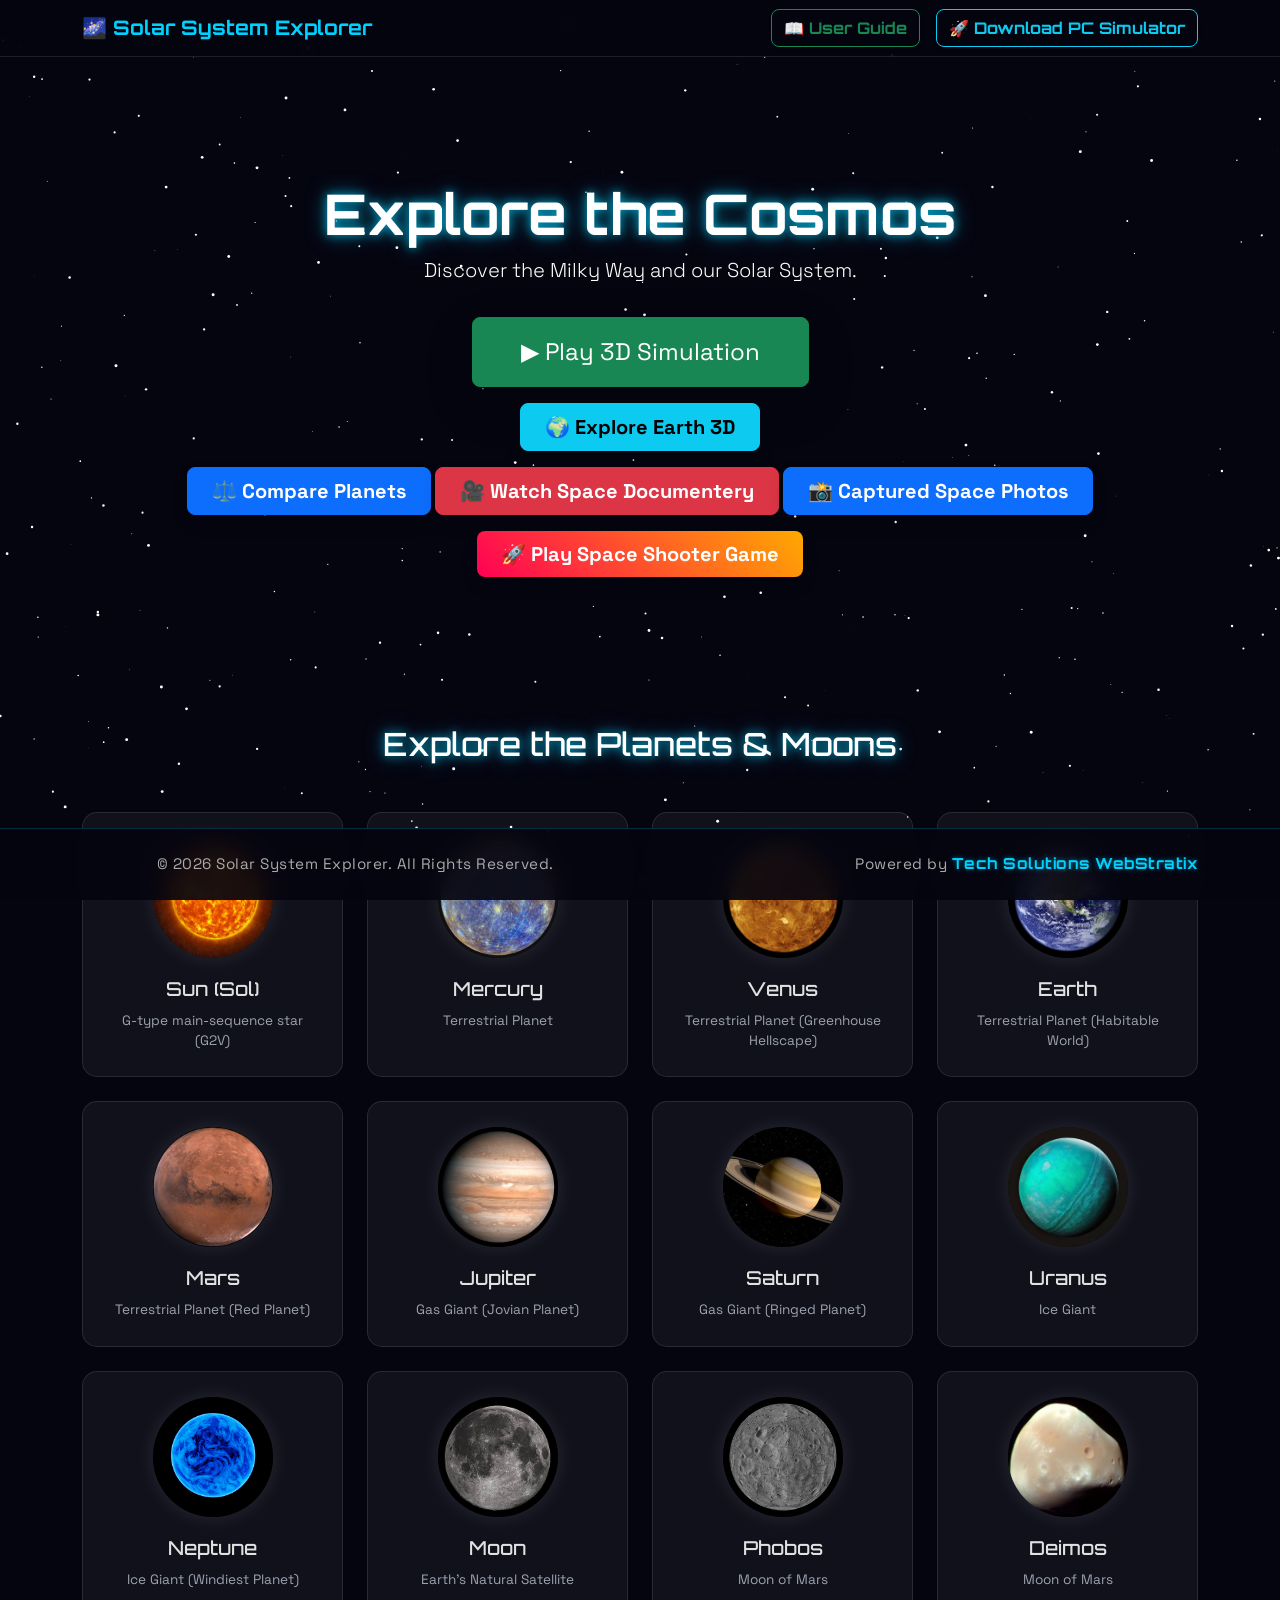
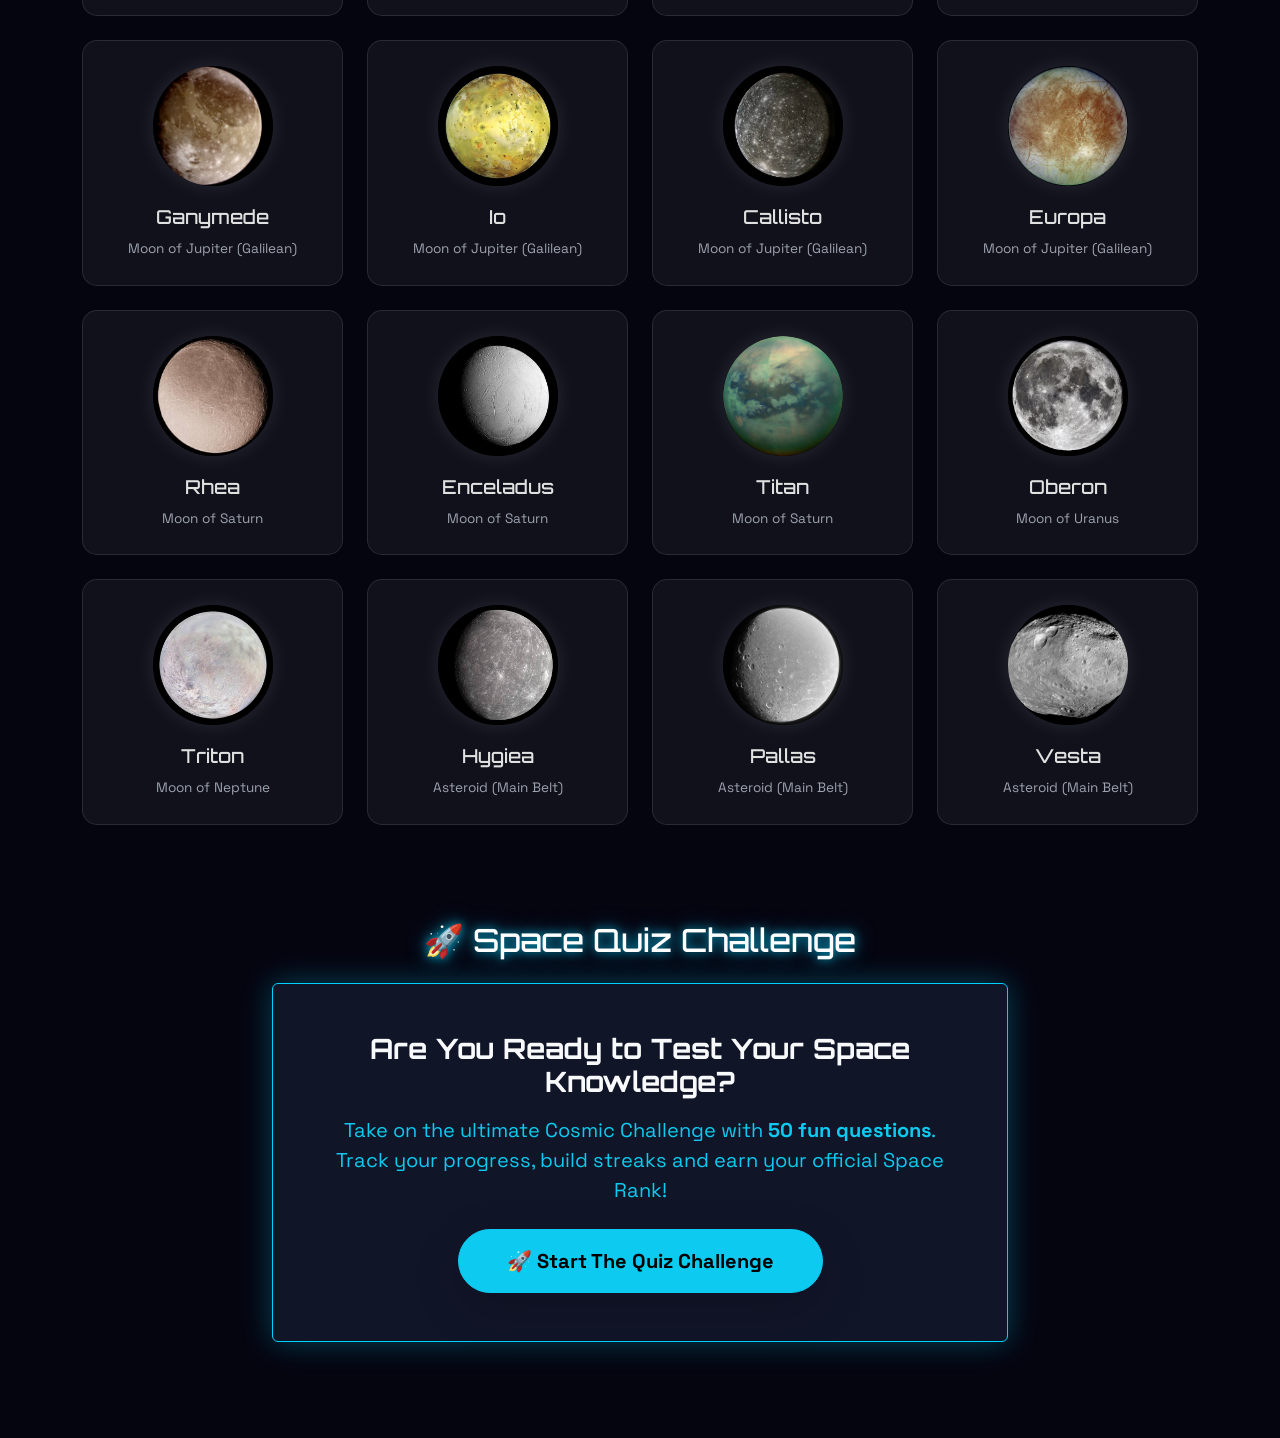
<file: website/index.html>
<!DOCTYPE html>
<html lang="en">
<head>
    <meta charset="UTF-8">
    <meta name="viewport" content="width=device-width, initial-scale=1.0">
    <link rel="icon" type="image/jpeg" href="./space-images/galaxy.jpg">
    <title>Milky Way & Solar System Explorer</title>
    <link href="https://cdn.jsdelivr.net/npm/bootstrap@5.3.0/dist/css/bootstrap.min.css" rel="stylesheet">
    <link rel="stylesheet" href="style.css">
</head>
<body>

    <canvas id="starfield"></canvas>

        <nav class="navbar navbar-dark bg-dark-transparent fixed-top">
        <div class="container">
            <!-- Logo -->
            <a class="navbar-brand" href="#">🌌 Solar System Explorer</a>
            
            <!-- Buttons (Right side) -->
            <div class="d-flex align-items-center gap-2 gap-md-3">
                <!-- User Guide Button -->
                <a href="guide.html" class="btn btn-outline-success fw-bold shadow-sm" style="font-family: 'Orbitron', sans-serif; border-radius: 8px;">
                    📖 <span class="d-none d-sm-inline">User Guide</span>
                </a>
                
                <!-- PC Simulator Button -->
                <button class="btn btn-outline-info fw-bold shadow-sm" onclick="openSimulation()" style="font-family: 'Orbitron', sans-serif; border-radius: 8px;">
                    🚀 <span class="d-none d-sm-inline">Download PC Simulator</span>
                    <span class="d-inline d-sm-none">PC Game</span>
                </button>
            </div>
        </div>
    </nav>

    <header class="hero-section text-center">
        <div class="container">
            <h1 class="display-4 fw-bold glow-text">Explore the Cosmos</h1>
            <p class="lead">Discover the Milky Way and our Solar System.</p>
            <!-- Full screen simulation e jawar button -->
            <a href="simulation.html" class="btn btn-success btn-lg mt-3 px-5 py-3 fs-4 shadow-lg">▶ Play 3D Simulation</a><br>
            <a href="earth-globe.html" class="btn btn-info btn-lg mt-3 px-4 fw-bold shadow">🌍 Explore Earth 3D</a>
        </div>
        <a href="compare.html" class="btn btn-primary btn-lg mt-3 px-4 fw-bold shadow">⚖️ Compare Planets</a>
        <a href="videos.html" class="btn btn-danger btn-lg mt-3 px-4 fw-bold shadow">🎥 Watch Space Documentery</a>
        <a href="gallery.html" class="btn btn-primary btn-lg mt-3 px-4 fw-bold shadow">📸 Captured Space Photos</a><br>
                <!-- Space Shooter Game Button -->
        <a href="./space-shooter/shoot.html" class="btn btn-warning btn-lg mt-3 px-4 fw-bold shadow" style="background: linear-gradient(45deg, #ff0055, #ffaa00); border: none; color: #fff;">🚀 Play Space Shooter Game</a>
    </header>

    <section id="planets" class="container py-5">
        <h2 class="glow-text text-center mb-5">Explore the Planets & Moons</h2>
        <div class="row g-4" id="planet-container">
            <!-- Planet Cards injected via JS -->
        </div>
    </section>

           <!-- ========================================== -->
    <!-- QUIZ SECTION WITH NEW PAGE LINK -->
    <!-- ========================================== -->
    <section id="quiz" class="container py-5 mb-5 text-center">
        <h2 class="glow-text mb-4">🚀 Space Quiz Challenge</h2>
        <div class="row justify-content-center">
            <div class="col-md-8">
                <div class="quiz-card p-5 rounded" style="background: rgba(20, 25, 45, 0.85); border: 1px solid #00d2ff; backdrop-filter: blur(15px); box-shadow: 0 0 30px rgba(0,210,255,0.3);">
                    
                    <h3 class="text-light fw-bold mb-3" style="font-family: 'Orbitron', sans-serif;">
                        Are You Ready to Test Your Space Knowledge?
                    </h3>
                    
                    <p class="text-info fs-5 mb-4">
                        Take on the ultimate Cosmic Challenge with <strong>50 fun questions</strong>. Track your progress, build streaks and earn your official Space Rank!
                    </p>
                    
                    <!-- The Link to quiz.html -->
                    <a href="quiz.html" class="btn btn-info btn-lg px-5 py-3 fs-5 fw-bold shadow-lg" style="border-radius: 50px; transition: all 0.3s ease; box-shadow: 0 0 20px rgba(0, 210, 255, 0.5);">
                        🚀 Start The Quiz Challenge
                    </a>
                    
                </div>
            </div>
        </div>
    </section>
    <!-- ========================================== -->

    <div class="modal fade" id="simulationModal" tabindex="-1" aria-hidden="true">
        <div class="modal-dialog modal-dialog-centered">
            <div class="modal-content bg-dark-transparent text-light border-warning">
                <div class="modal-header border-secondary">
                    <h5 class="modal-title">🚀 Premium PC Simulator</h5>
                    <button type="button" class="btn-close btn-close-white" data-bs-dismiss="modal"></button>
                </div>
                <div class="modal-body text-center">
                    <h4 class="text-warning mb-3">Space Simulator 3D</h4>
                    <p>Experience the full real-time physics simulation directly on your PC.</p>
                    <p class="text-info fw-bold">Requirements: Windows 10 (64-bit)</p>
                    <a href="./download/space_simulator.exe" download class="btn btn-warning btn-lg mt-3 px-4">⬇ Download for Windows (x64)</a>
                </div>
            </div>
        </div>
    </div>

    <!-- Responsive Footer -->
    <footer class="footer-custom mt-auto py-4">
        <div class="container text-center">
            <div class="row justify-content-center align-items-center">
                <div class="col-md-6 mb-2 mb-md-0">
                    <p class="mb-0 text-light">
                        &copy; 2026 Solar System Explorer. All Rights Reserved.
                    </p>
                </div>
                <div class="col-md-6 text-md-end text-center">
                    <p class="mb-0 text-light">
                        Powered by <a href="https://www.facebook.com/profile.php?id=61596213878241" class="dev-link" target="_blank">Tech Solutions WebStratix</a>
                    </p>
                </div>
            </div>
        </div>
    </footer>

    <script src="https://cdn.jsdelivr.net/npm/bootstrap@5.3.0/dist/js/bootstrap.bundle.min.js"></script>
    <script src="script.js"></script>

    <!-- ========================================== -->
    <!-- 20 QUESTIONS QUIZ LOGIC -->
    <!-- ========================================== -->
    <script>
        const quizData = [
            { question: "Which planet is known as the Red Planet?", options: ["Earth", "Mars", "Jupiter", "Venus"], answer: "Mars" },
            { question: "Which planet has the most moons?", options: ["Earth", "Saturn", "Jupiter", "Neptune"], answer: "Saturn" },
            { question: "What is the hottest planet in our solar system?", options: ["Mercury", "Venus", "Mars", "Jupiter"], answer: "Venus" },
            { question: "Which planet rotates on its side?", options: ["Uranus", "Neptune", "Saturn", "Pluto"], answer: "Uranus" },
            { question: "What is the largest moon in the Solar System?", options: ["Titan", "Ganymede", "Moon", "Europa"], answer: "Ganymede" },
            { question: "How long does it take for light from the Sun to reach Earth?", options: ["8 Minutes", "8 Seconds", "8 Hours", "8 Days"], answer: "8 Minutes" },
            { question: "Which planet is closest to the Sun?", options: ["Venus", "Earth", "Mercury", "Mars"], answer: "Mercury" },
            { question: "What is the name of our galaxy?", options: ["Andromeda", "Milky Way", "Sombrero", "Whirlpool"], answer: "Milky Way" },
            { question: "Which planet has the shortest day?", options: ["Mercury", "Earth", "Jupiter", "Mars"], answer: "Jupiter" },
            { question: "What is the Great Red Spot?", options: ["A Volcano", "A Storm", "A Crater", "A Mountain"], answer: "A Storm" },
            { question: "Which planet is known for its beautiful ring system?", options: ["Jupiter", "Saturn", "Uranus", "Neptune"], answer: "Saturn" },
            { question: "What is the smallest planet in our solar system?", options: ["Mars", "Mercury", "Venus", "Earth"], answer: "Mercury" },
            { question: "Which planet is often called Earth's twin?", options: ["Mars", "Venus", "Mercury", "Neptune"], answer: "Venus" },
            { question: "Who discovered the laws of planetary motion?", options: ["Isaac Newton", "Albert Einstein", "Johannes Kepler", "Galileo Galilei"], answer: "Johannes Kepler" },
            { question: "What force keeps planets in orbit around the Sun?", options: ["Magnetism", "Gravity", "Friction", "Centrifugal Force"], answer: "Gravity" },
            { question: "What is the closest star to Earth?", options: ["Sirius", "Proxima Centauri", "The Sun", "Alpha Centauri"], answer: "The Sun" },
            { question: "Which planet has the strongest winds in the solar system?", options: ["Neptune", "Jupiter", "Saturn", "Earth"], answer: "Neptune" },
            { question: "What is a shooting star actually called?", options: ["Meteor", "Asteroid", "Comet", "Nebula"], answer: "Meteor" },
            { question: "Which planet has a day longer than its year?", options: ["Venus", "Mars", "Mercury", "Earth"], answer: "Venus" },
            { question: "What is the center of our solar system?", options: ["Earth", "The Moon", "The Sun", "Jupiter"], answer: "The Sun" }
        ];

        let currentQuiz = 0;
        let score = 0;
        let streak = 0;

        function loadQuiz() {
            const quizContainer = document.getElementById('quizOptions');
            const questionElement = document.getElementById('quizQuestion');
            const resultElement = document.getElementById('quizResult');
            const nextBtnContainer = document.getElementById('nextBtnContainer');
            
            if (!quizContainer || !questionElement) return;

            resultElement.innerHTML = "";
            quizContainer.innerHTML = "";
            nextBtnContainer.style.display = "none"; // Hide next button initially

            // Update Progress Bar
            const progressPercent = (currentQuiz / quizData.length) * 100;
            document.getElementById('quizProgressBar').style.width = `${progressPercent}%`;
            document.getElementById('quizProgressText').innerText = `${currentQuiz} / ${quizData.length}`;

            if (currentQuiz >= quizData.length) {
                showReward();
                return;
            }

            const currentQ = quizData[currentQuiz];
            questionElement.innerText = `Q${currentQuiz + 1}. ${currentQ.question}`;

            currentQ.options.forEach(option => {
                const btn = document.createElement('button');
                btn.className = 'btn btn-outline-light text-start fs-5 py-3 px-4';
                btn.style.transition = "all 0.3s ease";
                btn.innerText = option;
                btn.onclick = () => checkAnswer(option, currentQ.answer, btn);
                quizContainer.appendChild(btn);
            });
        }

        function checkAnswer(selected, correct, clickedBtn) {
            const buttons = document.querySelectorAll('#quizOptions button');
            const resultElement = document.getElementById('quizResult');
            
            // Disable all buttons
            buttons.forEach(btn => {
                btn.disabled = true;
                btn.style.cursor = "not-allowed";
            });

            if (selected === correct) {
                score++;
                streak++;
                clickedBtn.className = 'btn btn-success text-start fs-5 py-3 px-4'; 
                clickedBtn.style.boxShadow = "0 0 20px rgba(0, 255, 136, 0.6)";
                
                // Streak Message
                let streakMsg = streak >= 3 ? ` 🔥 ${streak} Streak!` : "";
                resultElement.innerHTML = `<span class="text-success">✅ Correct! +1 Point${streakMsg}</span>`;
            } else {
                streak = 0;
                clickedBtn.className = 'btn btn-danger text-start fs-5 py-3 px-4';
                
                // Highlight correct answer
                buttons.forEach(btn => {
                    if(btn.innerText === correct) {
                        btn.className = 'btn btn-success text-start fs-5 py-3 px-4';
                        btn.style.boxShadow = "0 0 15px rgba(0, 255, 136, 0.4)";
                    }
                });
                resultElement.innerHTML = `<span class="text-danger">❌ Wrong! The answer was ${correct}.</span>`;
            }

            currentQuiz++;
            
            // Show Next Button with a small delay
            setTimeout(() => {
                document.getElementById('nextBtnContainer').style.display = "block";
            }, 800);
        }

        function nextQuestion() {
            if (currentQuiz <= quizData.length) {
                loadQuiz();
            }
        }

        // ==========================================
        // REWARD SYSTEM & FINAL SCREEN
        // ==========================================
        function showReward() {
            const quizContainer = document.getElementById('quizOptions');
            const questionElement = document.getElementById('quizQuestion');
            const resultElement = document.getElementById('quizResult');
            const nextBtnContainer = document.getElementById('nextBtnContainer');
            
            document.getElementById('quizProgressBar').style.width = `100%`;
            document.getElementById('quizProgressText').innerText = `${quizData.length} / ${quizData.length}`;
            
            questionElement.innerHTML = "Mission Accomplished! 🚀";
            nextBtnContainer.style.display = "none";

            let rank = "";
            let badge = "";
            let color = "";
            let msg = "";

            if (score === 20) {
                rank = "GALACTIC OVERLORD";
                badge = "🏆";
                color = "#ffd700"; // Gold
                msg = "Perfect Score! You have mastered the cosmos.";
            } else if (score >= 15) {
                rank = "COSMIC COMMANDER";
                badge = "🥇";
                color = "#00ff88"; // Green
                msg = "Excellent! You are a true space explorer.";
            } else if (score >= 10) {
                rank = "STAR CADET";
                badge = "🥈";
                color = "#00d2ff"; // Blue
                msg = "Good job! Keep exploring the universe.";
            } else {
                rank = "ROOKIE EXPLORER";
                badge = "🥉";
                color = "#ffaa00"; // Orange
                msg = "Nice try! Brush up your knowledge and try again.";
            }

            resultElement.innerHTML = `
                <div class="mt-3 p-4 rounded" style="background: rgba(0,0,0,0.5); border: 2px solid ${color}; box-shadow: 0 0 30px ${color}40;">
                    <div style="font-size: 5rem; line-height: 1; animation: bounce 1s infinite alternate;">${badge}</div>
                    <h2 style="color: ${color}; font-family: 'Orbitron', sans-serif; margin-top: 15px; text-shadow: 0 0 15px ${color};">${rank}</h2>
                    <h3 class="text-light mb-3">Score: <span style="color:${color}">${score} / ${quizData.length}</span></h3>
                    <p class="text-info fs-5">${msg}</p>
                    <button class="btn btn-outline-info btn-lg mt-3 px-5 fw-bold" onclick="restartQuiz()" style="border-color: ${color}; color: ${color};">🔄 Play Again</button>
                </div>
            `;

            // Add bounce animation dynamically if not present
            if (!document.getElementById('bounceStyle')) {
                const style = document.createElement('style');
                style.id = 'bounceStyle';
                style.innerHTML = `@keyframes bounce { from { transform: translateY(0); } to { transform: translateY(-10px); } }`;
                document.head.appendChild(style);
            }
        }

        function restartQuiz() {
            currentQuiz = 0;
            score = 0;
            streak = 0;
            loadQuiz();
        }

        // Start Quiz on Load
        window.addEventListener('load', () => {
            if (document.getElementById('quizOptions')) {
                loadQuiz();
            }
        });
    </script>

    <!-- Web inspect Off code -->
     <script>
    // 1. Right Click Block
    document.addEventListener('contextmenu', function(e) {
        e.preventDefault();
    });

    // 2. F12 ar Developer Tools Shortcut Block
    document.addEventListener('keydown', function(e) {
        if (e.key === "F12" || e.keyCode === 123) {
            e.preventDefault();
            return false;
        }
        
        if (e.ctrlKey && e.shiftKey && (e.key === 'I' || e.key === 'J' || e.key === 'C' || e.keyCode === 73 || e.keyCode === 74 || e.keyCode === 67)) {
            e.preventDefault();
            return false;
        }

        if (e.ctrlKey && (e.key === 'U' || e.keyCode === 85)) {
            e.preventDefault();
            return false;
        }
    });

    // 3. Extra Security
    setInterval(function() {
        debugger; 
    }, 1000); 
    
    document.addEventListener('copy', function(e) {
        e.preventDefault();
        alert("Copying is disabled on this website.");
    });
</script>
</body>
</html>
</file>
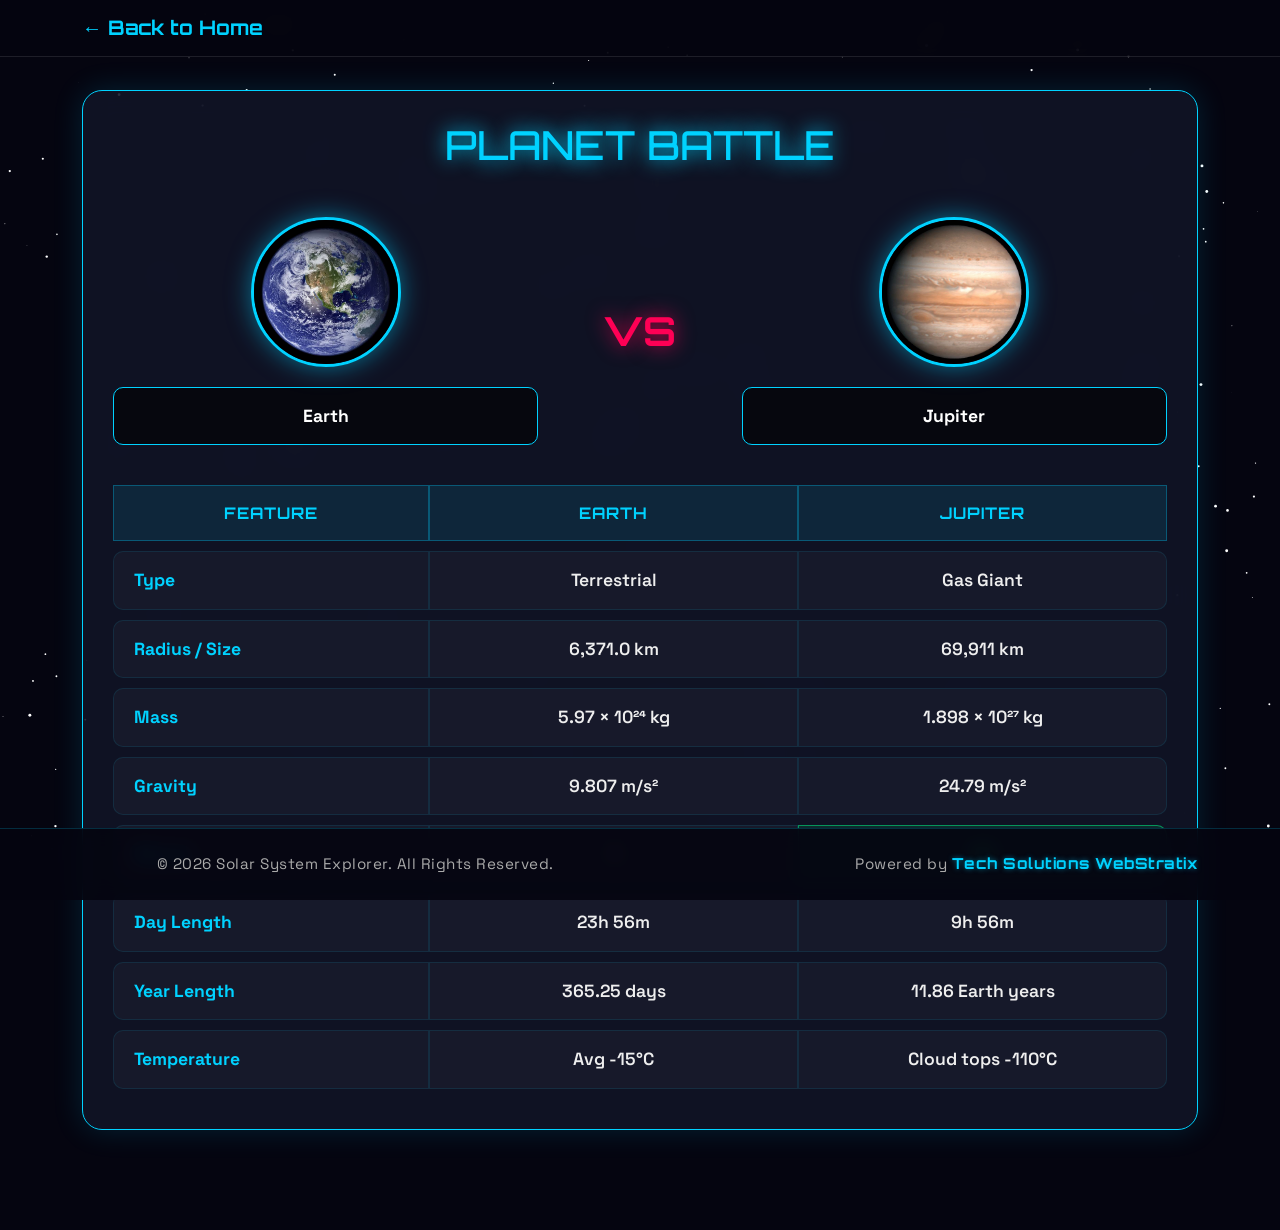
<file: website/compare.html>
<!DOCTYPE html>
<html lang="en">
<head>
    <meta charset="UTF-8">
    <meta name="viewport" content="width=device-width, initial-scale=1.0">
    <link rel="icon" type="image/jpeg" href="./space-images/galaxy.jpg">
    <title>Compare Planets - Solar System Explorer</title>
    <link href="https://cdn.jsdelivr.net/npm/bootstrap@5.3.0/dist/css/bootstrap.min.css" rel="stylesheet">
    <link rel="stylesheet" href="style.css">
    <style>
        body { background-color: #050510; color: white; padding-bottom: 50px; font-family: 'Space Grotesk', sans-serif;}
        #starfield { position: fixed; top: 0; left: 0; width: 100vw; height: 100vh; z-index: -1; }
        
        .compare-container {
            background: rgba(20, 25, 45, 0.7);
            border: 1px solid #00d2ff;
            border-radius: 20px;
            padding: 30px;
            backdrop-filter: blur(15px);
            box-shadow: 0 0 30px rgba(0, 210, 255, 0.15);
            margin-top: 90px;
            margin-bottom: 50px;
        }

        /* Planet Images */
        .planet-image-container {
            text-align: center;
            margin-bottom: 20px;
        }
        .planet-image-container img {
            width: 150px;
            height: 150px;
            object-fit: cover;
            border-radius: 50%;
            border: 3px solid #00d2ff;
            box-shadow: 0 0 25px rgba(0, 210, 255, 0.5);
            transition: transform 0.4s ease;
        }
        .planet-image-container img:hover {
            transform: scale(1.1) rotate(5deg);
        }

        .planet-select {
            background: rgba(0, 0, 0, 0.6);
            color: white;
            border: 1px solid #00d2ff;
            border-radius: 10px;
            padding: 15px;
            font-weight: bold;
            font-size: 1.1rem;
            text-align: center;
            cursor: pointer;
        }
        .planet-select:focus {
            background: rgba(0, 0, 0, 0.9);
            color: #00d2ff;
            border-color: #00d2ff;
            box-shadow: 0 0 15px rgba(0, 210, 255, 0.6);
        }
        .planet-select option { background: #0a1423; color: white; }

        .vs-text {
            font-family: 'Orbitron', sans-serif;
            font-size: 2.5rem;
            font-weight: bold;
            color: #ff0055;
            text-shadow: 0 0 20px rgba(255, 0, 85, 0.8);
            text-align: center;
            margin: 20px 0;
        }

        /* ===== DESKTOP TABLE DESIGN ===== */
        .compare-table {
            width: 100%;
            margin-top: 30px;
            border-collapse: separate;
            border-spacing: 0 10px;
        }
        .compare-table th, .compare-table td {
            padding: 15px 20px;
            text-align: center;
            font-size: 1.1rem;
            background: rgba(255, 255, 255, 0.03);
            border: 1px solid rgba(0, 210, 255, 0.1);
            transition: all 0.3s;
        }
        .compare-table th {
            color: #00d2ff;
            font-family: 'Orbitron', sans-serif;
            text-transform: uppercase;
            font-size: 1rem;
            letter-spacing: 1px;
            background: rgba(0, 210, 255, 0.1);
            border: 1px solid rgba(0, 210, 255, 0.3);
        }
        .compare-table td:first-child {
            text-align: left;
            color: #00d2ff;
            font-weight: bold;
            width: 30%;
            border-top-left-radius: 10px;
            border-bottom-left-radius: 10px;
        }
        .compare-table td:nth-child(2), .compare-table td:nth-child(3) {
            width: 35%;
            font-weight: 600;
            color: #eee;
        }
        .compare-table td:last-child {
            border-top-right-radius: 10px;
            border-bottom-right-radius: 10px;
        }

        .winner {
            color: #00ff88 !important;
            text-shadow: 0 0 10px rgba(0, 255, 136, 0.5);
            background: rgba(0, 255, 136, 0.1) !important;
            border-color: rgba(0, 255, 136, 0.5) !important;
        }

        /* ===== RESPONSIVE MOBILE TABLE DESIGN (FIXED) ===== */
        @media (max-width: 768px) {
            .compare-container { padding: 15px; margin-top: 80px; }
            .planet-image-container img { width: 100px; height: 100px; }
            .vs-text { font-size: 1.8rem; margin: 10px 0; }
            .planet-select { padding: 10px; font-size: 1rem; }
            
            .compare-table { display: block; border-spacing: 0; }
            .compare-table thead { display: none; }
            .compare-table tbody { display: flex; flex-direction: column; gap: 15px; }
            
            .compare-table tr { 
                display: flex; 
                flex-direction: column;
                background: rgba(0, 210, 255, 0.05);
                border: 1px solid rgba(0, 210, 255, 0.3);
                border-radius: 10px;
                padding: 15px;
                margin-bottom: 10px;
            }
            
            .compare-table td { 
                display: flex; 
                justify-content: space-between; 
                align-items: center;
                border: none; 
                padding: 8px 0;
                font-size: 1rem;
                width: 100% !important;
            }
            
            /* Feature Title */
            .compare-table td:first-child { 
                display: block;
                text-align: left;
                color: #00d2ff;
                font-weight: bold;
                font-family: 'Orbitron', sans-serif;
                border-bottom: 1px solid rgba(0, 210, 255, 0.3);
                padding-bottom: 10px;
                margin-bottom: 10px;
                width: 100% !important;
            }
            
            /* Planet Names beside values */
            .compare-table td:nth-child(2)::before { 
                content: attr(data-planet1); 
                color: #00d2ff; 
                font-weight: bold; 
                font-size: 0.9rem;
                margin-right: 10px;
            }
            .compare-table td:nth-child(3)::before { 
                content: attr(data-planet2); 
                color: #ff0055; 
                font-weight: bold; 
                font-size: 0.9rem;
                margin-right: 10px;
            }
        }
    </style>
</head>
<body>

    <canvas id="starfield"></canvas>

    <nav class="navbar navbar-dark bg-dark-transparent fixed-top">
        <div class="container">
            <a class="navbar-brand" href="index.html">← Back to Home</a>
        </div>
    </nav>

    <div class="container">
        <div class="compare-container">
            <h1 class="glow-text text-center mb-5" style="font-family: 'Orbitron', sans-serif; color: #00d2ff; text-shadow: 0 0 20px #00d2ff;">PLANET BATTLE</h1>
            
            <div class="row align-items-center mb-4">
                <!-- Planet 1 Column -->
                <div class="col-md-5">
                    <div class="planet-image-container">
                        <img id="img1" src="./images/earth.jpg" alt="Planet 1">
                    </div>
                    <select id="planet1" class="form-select planet-select" onchange="updateComparison()">
                        <option value="Earth">Earth</option>
                        <option value="Mars">Mars</option>
                        <option value="Jupiter">Jupiter</option>
                        <option value="Saturn">Saturn</option>
                        <option value="Venus">Venus</option>
                        <option value="Mercury">Mercury</option>
                        <option value="Uranus">Uranus</option>
                        <option value="Neptune">Neptune</option>
                    </select>
                </div>
                
                <!-- VS Text -->
                <div class="col-md-2">
                    <div class="vs-text">VS</div>
                </div>
                
                <!-- Planet 2 Column -->
                <div class="col-md-5">
                    <div class="planet-image-container">
                        <img id="img2" src="./images/jupiter.jpg" alt="Planet 2">
                    </div>
                    <select id="planet2" class="form-select planet-select" onchange="updateComparison()">
                        <option value="Jupiter">Jupiter</option>
                        <option value="Earth">Earth</option>
                        <option value="Mars">Mars</option>
                        <option value="Saturn">Saturn</option>
                        <option value="Venus">Venus</option>
                        <option value="Mercury">Mercury</option>
                        <option value="Uranus">Uranus</option>
                        <option value="Neptune">Neptune</option>
                    </select>
                </div>
            </div>

            <!-- Comparison Table -->
            <table class="compare-table" id="compareTable">
                <thead>
                    <tr>
                        <th>Feature</th>
                        <th id="header1">Earth</th>
                        <th id="header2">Jupiter</th>
                    </tr>
                </thead>
                <tbody id="compareBody">
                    <!-- Data injected by JS -->
                </tbody>
            </table>
        </div>
    </div>

    <!-- Data Script -->
    <script>
        const planetData = {
            "Mercury": { size: "2,439.7 km", mass: "3.30 × 10²³ kg", gravity: "3.70 m/s²", moons: 0, day: "58.6 Earth days", year: "88 Earth days", temp: "+430°C to -180°C", type: "Terrestrial" },
            "Venus": { size: "6,051.8 km", mass: "4.87 × 10²⁴ kg", gravity: "8.87 m/s²", moons: 0, day: "243 Earth days", year: "225 Earth days", temp: "465°C", type: "Terrestrial" },
            "Earth": { size: "6,371.0 km", mass: "5.97 × 10²⁴ kg", gravity: "9.807 m/s²", moons: 1, day: "23h 56m", year: "365.25 days", temp: "Avg -15°C", type: "Terrestrial" },
            "Mars": { size: "3,389.5 km", mass: "6.42 × 10²³ kg", gravity: "3.72 m/s²", moons: 2, day: "24h 37m", year: "687 Earth days", temp: "Avg -60°C", type: "Terrestrial" },
            "Jupiter": { size: "69,911 km", mass: "1.898 × 10²⁷ kg", gravity: "24.79 m/s²", moons: 95, day: "9h 56m", year: "11.86 Earth years", temp: "Cloud tops -110°C", type: "Gas Giant" },
            "Saturn": { size: "58,232 km", mass: "5.68 × 10²⁶ kg", gravity: "10.44 m/s²", moons: 146, day: "10h 33m", year: "29.45 Earth years", temp: "Cloud tops -140°C", type: "Gas Giant" },
            "Uranus": { size: "25,362 km", mass: "8.68 × 10²⁵ kg", gravity: "8.69 m/s²", moons: 28, day: "17h 14m", year: "84.0 Earth years", temp: "-224°C", type: "Ice Giant" },
            "Neptune": { size: "24,622 km", mass: "1.024 × 10²⁶ kg", gravity: "11.15 m/s²", moons: 16, day: "16h 6m", year: "164.8 Earth years", temp: "-214°C", type: "Ice Giant" }
        };

        function updateComparison() {
            const p1 = document.getElementById('planet1').value;
            const p2 = document.getElementById('planet2').value;
            const data1 = planetData[p1];
            const data2 = planetData[p2];

            // Update Images
            document.getElementById('img1').src = `./images/${p1.toLowerCase()}.jpg`;
            document.getElementById('img2').src = `./images/${p2.toLowerCase()}.jpg`;

            // Update Headers
            document.getElementById('header1').innerText = p1;
            document.getElementById('header2').innerText = p2;

            const tbody = document.getElementById('compareBody');
            tbody.innerHTML = '';

            // Helper function to create a row
            function createRow(label, val1, val2, winner = 0) {
                let class1 = winner === 1 ? "winner" : "";
                let class2 = winner === 2 ? "winner" : "";
                // data-planet1 and data-planet2 attributes are for mobile view labels
                return `<tr>
                    <td>${label}</td>
                    <td class="${class1}" data-planet1="${p1}: ">${val1}</td>
                    <td class="${class2}" data-planet2="${p2}: ">${val2}</td>
                </tr>`;
            }

            // Add Rows
            tbody.innerHTML += createRow("Type", data1.type, data2.type);
            tbody.innerHTML += createRow("Radius / Size", data1.size, data2.size);
            tbody.innerHTML += createRow("Mass", data1.mass, data2.mass);
            tbody.innerHTML += createRow("Gravity", data1.gravity, data2.gravity);
            tbody.innerHTML += createRow("Moons", data1.moons, data2.moons, data1.moons > data2.moons ? 1 : (data2.moons > data1.moons ? 2 : 0));
            tbody.innerHTML += createRow("Day Length", data1.day, data2.day);
            tbody.innerHTML += createRow("Year Length", data1.year, data2.year);
            tbody.innerHTML += createRow("Temperature", data1.temp, data2.temp);
        }

        // Load comparison on page load
        window.addEventListener('load', updateComparison);
    </script>
    
    <!-- Background Stars -->
    <script>
        const canvas = document.getElementById('starfield');
        const ctx = canvas.getContext('2d');
        let stars = [];
        function initStars() {
            canvas.width = window.innerWidth; canvas.height = window.innerHeight; stars = [];
            for (let i = 0; i < 300; i++) { stars.push({ x: Math.random() * canvas.width, y: Math.random() * canvas.height, radius: Math.random() * 1.5, speed: Math.random() * 0.5 + 0.1 }); }
        }
        function animateStars() {
            ctx.clearRect(0, 0, canvas.width, canvas.height); ctx.fillStyle = '#ffffff';
            stars.forEach(star => { ctx.beginPath(); ctx.arc(star.x, star.y, star.radius, 0, Math.PI * 2); ctx.fill(); star.y -= star.speed; if (star.y < 0) { star.y = canvas.height; star.x = Math.random() * canvas.width; } });
            requestAnimationFrame(animateStars);
        }
        window.addEventListener('resize', initStars); initStars(); animateStars();
    </script>

    <!-- Web inspect Off code -->
     <script>
    // 1. Right Click Block
    document.addEventListener('contextmenu', function(e) {
        e.preventDefault();
    });

    // 2. F12 ar Developer Tools Shortcut Block
    document.addEventListener('keydown', function(e) {
        if (e.key === "F12" || e.keyCode === 123) {
            e.preventDefault();
            return false;
        }
        
        if (e.ctrlKey && e.shiftKey && (e.key === 'I' || e.key === 'J' || e.key === 'C' || e.keyCode === 73 || e.keyCode === 74 || e.keyCode === 67)) {
            e.preventDefault();
            return false;
        }

        if (e.ctrlKey && (e.key === 'U' || e.keyCode === 85)) {
            e.preventDefault();
            return false;
        }
    });

    // 3. Extra Security
    setInterval(function() {
        debugger; 
    }, 1000); 
    
    document.addEventListener('copy', function(e) {
        e.preventDefault();
        alert("Copying is disabled on this website.");
    });
</script>

 <!-- Responsive Footer -->
    <footer class="footer-custom mt-auto py-4">
        <div class="container text-center">
            <div class="row justify-content-center align-items-center">
                <div class="col-md-6 mb-2 mb-md-0">
                    <p class="mb-0 text-light">
                        &copy; 2026 Solar System Explorer. All Rights Reserved.
                    </p>
                </div>
                <div class="col-md-6 text-md-end text-center">
                    <p class="mb-0 text-light">
                        Powered by <a href="https://www.facebook.com/profile.php?id=61596213878241" class="dev-link" target="_blank">Tech Solutions WebStratix</a>
                    </p>
                </div>
            </div>
        </div>
    </footer>
</body>
</html>
</file>
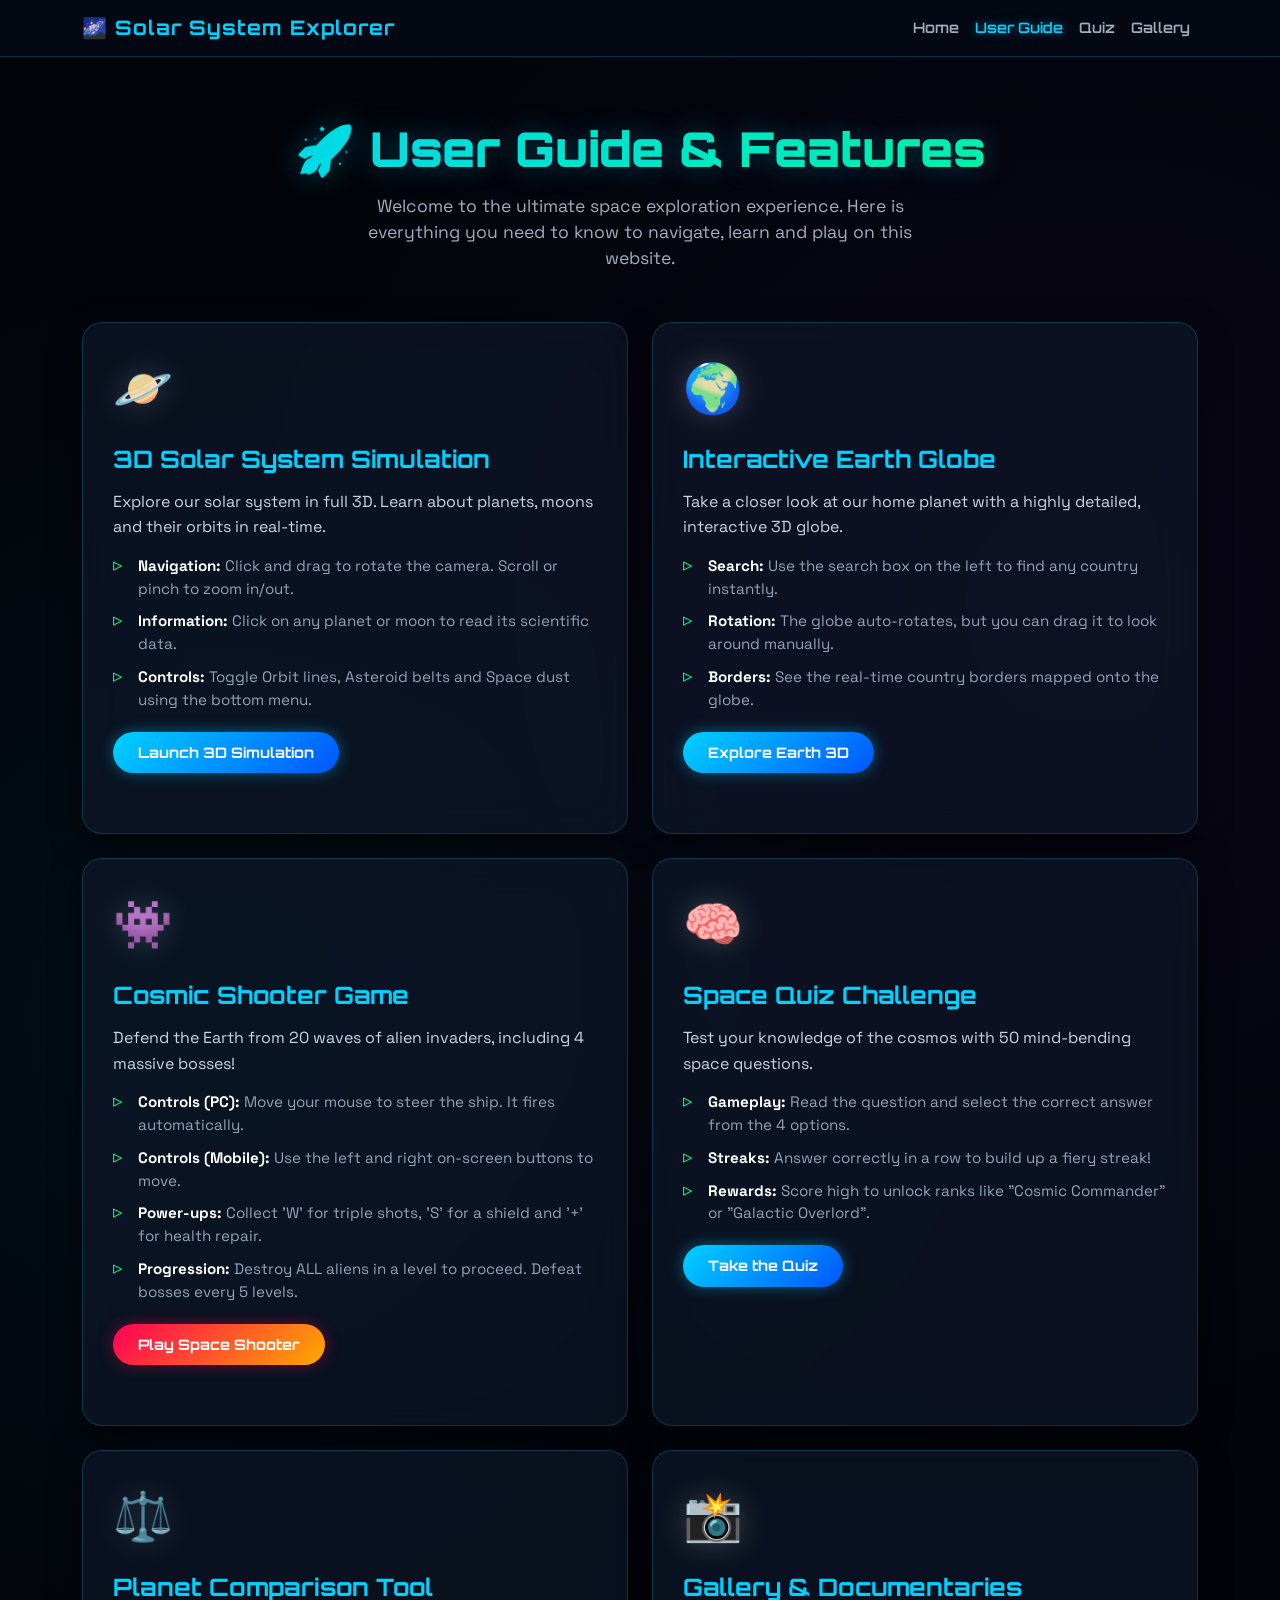
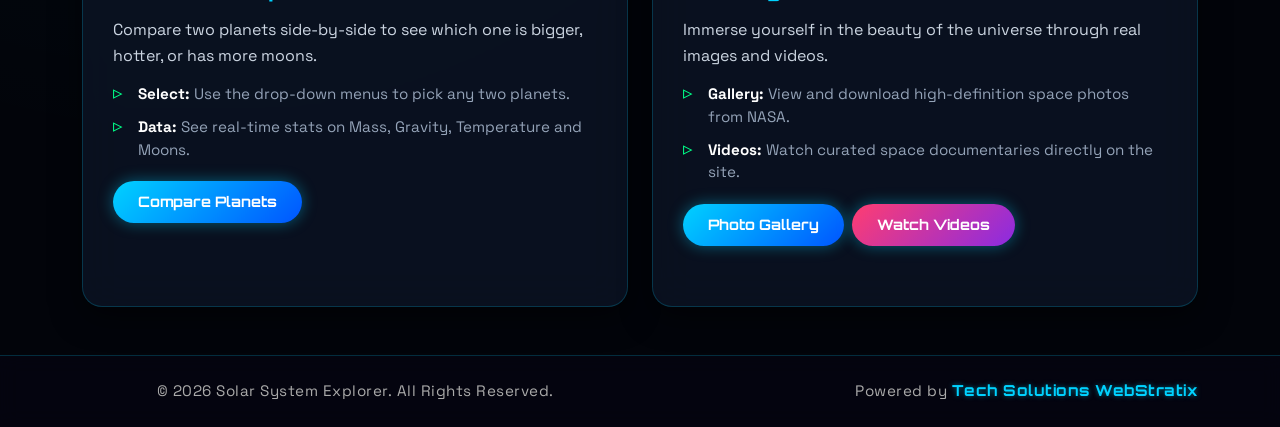
<file: website/guide.html>
<!DOCTYPE html>
<html lang="en">
<head>
    <meta charset="UTF-8">
    <meta name="viewport" content="width=device-width, initial-scale=1.0">
    <link rel="icon" type="image/jpeg" href="./space-images/galaxy.jpg">
    <title>User Guide - Solar System Explorer</title>
    <link href="https://cdn.jsdelivr.net/npm/bootstrap@5.3.0/dist/css/bootstrap.min.css" rel="stylesheet">
    <link href="https://fonts.googleapis.com/css2?family=Orbitron:wght@400;700;900&family=Space+Grotesk:wght@300;400;600&display=swap" rel="stylesheet">
    <link rel="stylesheet" href="style.css">
    
    <style>
        body {
            background-color: #02040a;
            color: #ffffff;
            font-family: 'Space Grotesk', sans-serif;
            background-image: 
                radial-gradient(circle at 15% 50%, rgba(0, 210, 255, 0.05) 0%, transparent 50%),
                radial-gradient(circle at 85% 30%, rgba(138, 43, 226, 0.05) 0%, transparent 50%);
        }

        /* Navbar */
        .navbar {
            background: rgba(5, 10, 20, 0.85);
            backdrop-filter: blur(15px);
            border-bottom: 1px solid rgba(0, 210, 255, 0.2);
        }
        .navbar-brand {
            font-family: 'Orbitron', sans-serif;
            color: #00d2ff !important;
            font-weight: bold;
            letter-spacing: 1px;
        }
        .nav-link {
            color: #a0aec0 !important;
            font-family: 'Orbitron', sans-serif;
            font-size: 0.9rem;
            font-weight: 600;
            transition: 0.3s;
        }
        .nav-link:hover, .nav-link.active {
            color: #00d2ff !important;
            text-shadow: 0 0 10px rgba(0, 210, 255, 0.5);
        }

        /* Page Title */
        .page-header {
            text-align: center;
            padding: 120px 20px 50px;
        }
        .page-header h1 {
            font-family: 'Orbitron', sans-serif;
            font-size: 3rem;
            font-weight: 900;
            background: linear-gradient(90deg, #00d2ff, #00ff88);
            -webkit-background-clip: text;
            -webkit-text-fill-color: transparent;
            text-shadow: 0 0 30px rgba(0, 210, 255, 0.3);
            margin-bottom: 15px;
        }
        .page-header p {
            color: #a0aec0;
            font-size: 1.1rem;
            max-width: 600px;
            margin: 0 auto;
        }

        /* Guide Cards */
        .guide-card {
            background: rgba(15, 25, 45, 0.6);
            backdrop-filter: blur(20px);
            border: 1px solid rgba(0, 210, 255, 0.2);
            border-radius: 20px;
            padding: 30px;
            margin-bottom: 30px;
            transition: transform 0.3s ease, box-shadow 0.3s ease;
            box-shadow: 0 10px 30px rgba(0, 0, 0, 0.5);
            height: 100%;
        }
        .guide-card:hover {
            transform: translateY(-5px);
            border-color: #00d2ff;
            box-shadow: 0 15px 40px rgba(0, 210, 255, 0.15);
        }
        .guide-icon {
            font-size: 3rem;
            margin-bottom: 20px;
            display: inline-block;
            filter: drop-shadow(0 0 15px rgba(255,255,255,0.2));
        }
        .guide-title {
            font-family: 'Orbitron', sans-serif;
            color: #00d2ff;
            font-size: 1.5rem;
            margin-bottom: 15px;
            font-weight: 700;
        }
        .guide-text {
            color: #cbd5e1;
            font-size: 1rem;
            line-height: 1.6;
            margin-bottom: 15px;
        }
        .guide-list {
            list-style: none;
            padding-left: 0;
            margin-bottom: 20px;
        }
        .guide-list li {
            position: relative;
            padding-left: 25px;
            margin-bottom: 10px;
            color: #94a3b8;
            font-size: 0.95rem;
        }
        .guide-list li::before {
            content: '▹';
            position: absolute;
            left: 0;
            color: #00ff88;
            font-size: 1.2rem;
            line-height: 1;
        }
        .guide-list strong {
            color: #fff;
        }
        
        /* Buttons inside cards */
        .btn-launch {
            background: linear-gradient(135deg, #00d2ff, #0055ff);
            color: #fff;
            border: none;
            padding: 10px 25px;
            border-radius: 50px;
            font-family: 'Orbitron', sans-serif;
            font-size: 0.9rem;
            font-weight: bold;
            text-decoration: none;
            transition: 0.3s;
            box-shadow: 0 0 15px rgba(0, 210, 255, 0.4);
            display: inline-block;
        }
        .btn-launch:hover {
            transform: scale(1.05);
            box-shadow: 0 0 25px rgba(0, 210, 255, 0.8);
            color: #fff;
        }

        /* --- Footer Styling --- */
.footer-custom {
    background: rgba(5, 5, 16, 0.9); /* Dark glass effect */
    backdrop-filter: blur(10px);
    border-top: 1px solid rgba(0, 210, 255, 0.2);
    position: relative;
    z-index: 10;
    width: 100%;
    padding-left: 15px; 
            padding-right: 15px;
            font-size: 0.85rem;
}

.footer-custom p {
    font-family: 'Space Grotesk', sans-serif;
    font-size: 0.95rem;
    letter-spacing: 0.5px;
    color: #aaaaaa !important;
}
    </style>
</head>
<body>

    <!-- Navbar -->
    <nav class="navbar navbar-expand-lg fixed-top">
        <div class="container">
            <a class="navbar-brand" href="index.html">🌌 Solar System Explorer</a>
            <button class="navbar-toggler" type="button" data-bs-toggle="collapse" data-bs-target="#navbarNav">
                <span class="navbar-toggler-icon"></span>
            </button>
            <div class="collapse navbar-collapse" id="navbarNav">
                <ul class="navbar-nav ms-auto">
                    <li class="nav-item"><a class="nav-link" href="index.html">Home</a></li>
                    <li class="nav-item"><a class="nav-link active" href="guide.html">User Guide</a></li>
                    <li class="nav-item"><a class="nav-link" href="quiz.html">Quiz</a></li>
                    <li class="nav-item"><a class="nav-link" href="gallery.html">Gallery</a></li>
                </ul>
            </div>
        </div>
    </nav>

    <!-- Page Header -->
    <div class="page-header">
        <h1>🚀 User Guide & Features</h1>
        <p>Welcome to the ultimate space exploration experience. Here is everything you need to know to navigate, learn and play on this website.</p>
    </div>

    <!-- Main Content -->
    <div class="container pb-5">
        <div class="row g-4">
            
            <!-- 3D Simulation -->
            <div class="col-md-6">
                <div class="guide-card">
                    <div class="guide-icon">🪐</div>
                    <h3 class="guide-title">3D Solar System Simulation</h3>
                    <p class="guide-text">Explore our solar system in full 3D. Learn about planets, moons and their orbits in real-time.</p>
                    <ul class="guide-list">
                        <li><strong>Navigation:</strong> Click and drag to rotate the camera. Scroll or pinch to zoom in/out.</li>
                        <li><strong>Information:</strong> Click on any planet or moon to read its scientific data.</li>
                        <li><strong>Controls:</strong> Toggle Orbit lines, Asteroid belts and Space dust using the bottom menu.</li>
                    </ul>
                    <a href="simulation.html" class="btn-launch">Launch 3D Simulation</a>
                </div>
            </div>

            <!-- Earth 3D -->
            <div class="col-md-6">
                <div class="guide-card">
                    <div class="guide-icon">🌍</div>
                    <h3 class="guide-title">Interactive Earth Globe</h3>
                    <p class="guide-text">Take a closer look at our home planet with a highly detailed, interactive 3D globe.</p>
                    <ul class="guide-list">
                        <li><strong>Search:</strong> Use the search box on the left to find any country instantly.</li>
                        <li><strong>Rotation:</strong> The globe auto-rotates, but you can drag it to look around manually.</li>
                        <li><strong>Borders:</strong> See the real-time country borders mapped onto the globe.</li>
                    </ul>
                    <a href="earth-globe.html" class="btn-launch">Explore Earth 3D</a>
                </div>
            </div>

            <!-- Space Shooter Game -->
            <div class="col-md-6">
                <div class="guide-card">
                    <div class="guide-icon">👾</div>
                    <h3 class="guide-title">Cosmic Shooter Game</h3>
                    <p class="guide-text">Defend the Earth from 20 waves of alien invaders, including 4 massive bosses!</p>
                    <ul class="guide-list">
                        <li><strong>Controls (PC):</strong> Move your mouse to steer the ship. It fires automatically.</li>
                        <li><strong>Controls (Mobile):</strong> Use the left and right on-screen buttons to move.</li>
                        <li><strong>Power-ups:</strong> Collect 'W' for triple shots, 'S' for a shield and '+' for health repair.</li>
                        <li><strong>Progression:</strong> Destroy ALL aliens in a level to proceed. Defeat bosses every 5 levels.</li>
                    </ul>
                    <a href="./space-shooter/index.html" class="btn-launch" style="background: linear-gradient(135deg, #ff0055, #ffaa00); box-shadow: 0 0 15px rgba(255, 0, 85, 0.4);">Play Space Shooter</a>
                </div>
            </div>

            <!-- Cosmic Quiz -->
            <div class="col-md-6">
                <div class="guide-card">
                    <div class="guide-icon">🧠</div>
                    <h3 class="guide-title">Space Quiz Challenge</h3>
                    <p class="guide-text">Test your knowledge of the cosmos with 50 mind-bending space questions.</p>
                    <ul class="guide-list">
                        <li><strong>Gameplay:</strong> Read the question and select the correct answer from the 4 options.</li>
                        <li><strong>Streaks:</strong> Answer correctly in a row to build up a fiery streak!</li>
                        <li><strong>Rewards:</strong> Score high to unlock ranks like "Cosmic Commander" or "Galactic Overlord".</li>
                    </ul>
                    <a href="quiz.html" class="btn-launch">Take the Quiz</a>
                </div>
            </div>

            <!-- Planet Comparison -->
            <div class="col-md-6">
                <div class="guide-card">
                    <div class="guide-icon">⚖️</div>
                    <h3 class="guide-title">Planet Comparison Tool</h3>
                    <p class="guide-text">Compare two planets side-by-side to see which one is bigger, hotter, or has more moons.</p>
                    <ul class="guide-list">
                        <li><strong>Select:</strong> Use the drop-down menus to pick any two planets.</li>
                        <li><strong>Data:</strong> See real-time stats on Mass, Gravity, Temperature and Moons.</li>
                    </ul>
                    <a href="compare.html" class="btn-launch">Compare Planets</a>
                </div>
            </div>

            <!-- Gallery & Videos -->
            <div class="col-md-6">
                <div class="guide-card">
                    <div class="guide-icon">📸</div>
                    <h3 class="guide-title">Gallery & Documentaries</h3>
                    <p class="guide-text">Immerse yourself in the beauty of the universe through real images and videos.</p>
                    <ul class="guide-list">
                        <li><strong>Gallery:</strong> View and download high-definition space photos from NASA.</li>
                        <li><strong>Videos:</strong> Watch curated space documentaries directly on the site.</li>
                    </ul>
                    <div class="d-flex gap-2 flex-wrap">
                        <a href="gallery.html" class="btn-launch">Photo Gallery</a>
                        <a href="videos.html" class="btn-launch" style="background: linear-gradient(135deg, #ff3d71, #8a2be2);">Watch Videos</a>
                    </div>
                </div>
            </div>

        </div>
    </div>

    <!-- Responsive Footer -->
    <footer class="footer-custom mt-auto py-4">
        <div class="container text-center">
            <div class="row justify-content-center align-items-center">
                <div class="col-md-6 mb-2 mb-md-0">
                    <p class="mb-0 text-light">
                        &copy; 2026 Solar System Explorer. All Rights Reserved.
                    </p>
                </div>
                <div class="col-md-6 text-md-end text-center">
                    <p class="mb-0 text-light">
                        Powered by <a href="https://www.facebook.com/profile.php?id=61596213878241" class="dev-link" target="_blank">Tech Solutions WebStratix</a>
                    </p>
                </div>
            </div>
        </div>
    </footer>

    <script src="https://cdn.jsdelivr.net/npm/bootstrap@5.3.0/dist/js/bootstrap.bundle.min.js"></script>
<!-- Web inspect Off code -->
     <script>
    // 1. Right Click Block
    document.addEventListener('contextmenu', function(e) {
        e.preventDefault();
    });

    // 2. F12 ar Developer Tools Shortcut Block
    document.addEventListener('keydown', function(e) {
        if (e.key === "F12" || e.keyCode === 123) {
            e.preventDefault();
            return false;
        }
        
        if (e.ctrlKey && e.shiftKey && (e.key === 'I' || e.key === 'J' || e.key === 'C' || e.keyCode === 73 || e.keyCode === 74 || e.keyCode === 67)) {
            e.preventDefault();
            return false;
        }

        if (e.ctrlKey && (e.key === 'U' || e.keyCode === 85)) {
            e.preventDefault();
            return false;
        }
    });

    // 3. Extra Security
    setInterval(function() {
        debugger; 
    }, 1000); 
    
    document.addEventListener('copy', function(e) {
        e.preventDefault();
        alert("Copying is disabled on this website.");
    });
</script>
</body>
</html>
</file>
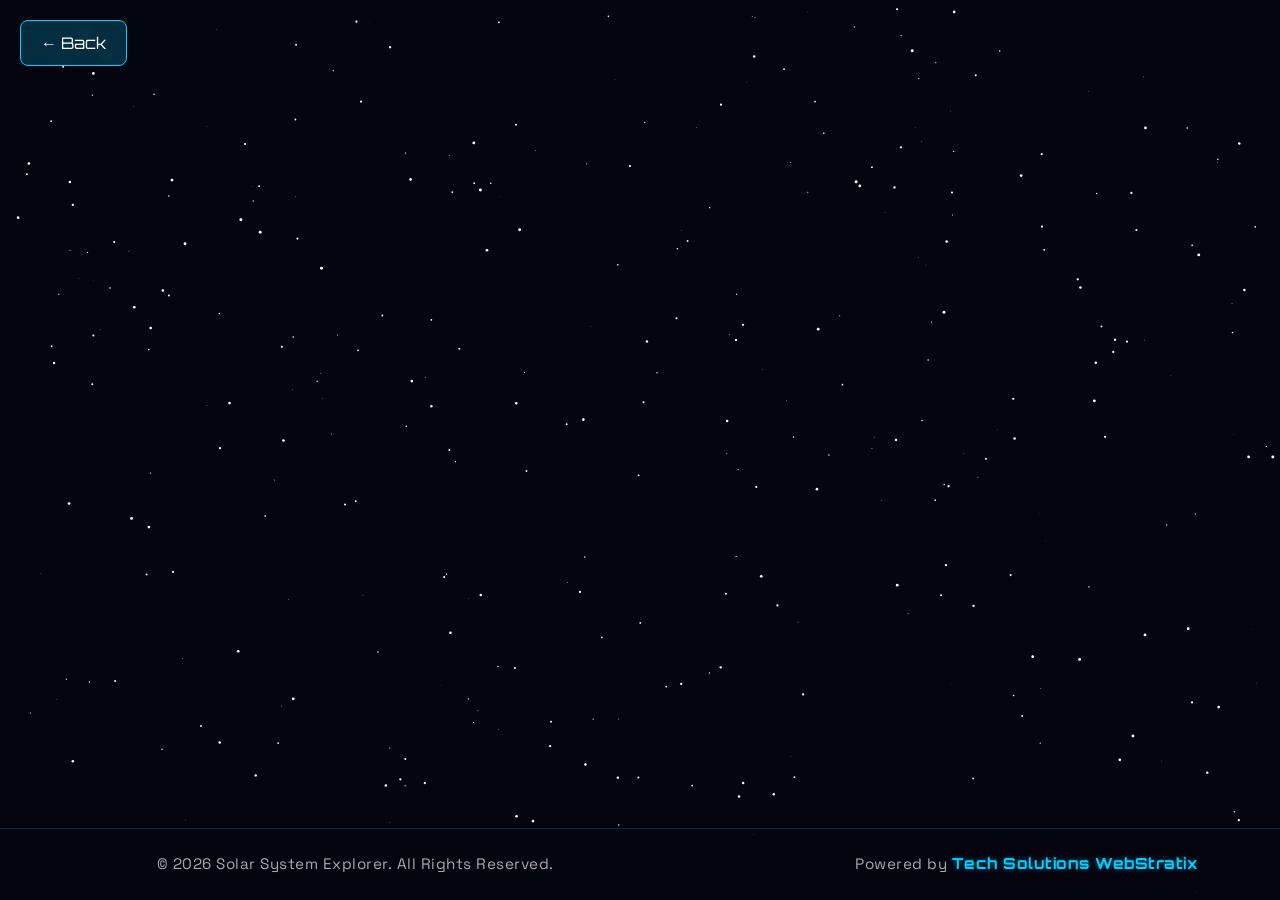
<file: website/planet-details.html>
<!DOCTYPE html>
<html lang="en">
<head>
    <meta charset="UTF-8">
    <meta name="viewport" content="width=device-width, initial-scale=1.0">
    <link rel="icon" type="image/jpeg" href="./space-images/galaxy.jpg">
    <title>Planet Details</title>
    <link href="https://cdn.jsdelivr.net/npm/bootstrap@5.3.0/dist/css/bootstrap.min.css" rel="stylesheet">
    <link rel="stylesheet" href="style.css">
    <style>
        body { background-color: #050510; padding-bottom: 50px; color: #e0e0e0; font-family: 'Space Grotesk', sans-serif;}
        
        /* Background Star Canvas */
        #starfield { position: fixed; top: 0; left: 0; width: 100vw; height: 100vh; z-index: -1; }

        /* Huge Planet Image */
        .hero-image-container {
            text-align: center;
            padding: 40px 0;
            position: relative;
        }
        .hero-image-container img {
            width: 300px;
            height: 300px;
            object-fit: cover;
            border-radius: 50%;
            box-shadow: 0 0 60px rgba(0, 210, 255, 0.4);
            border: 3px solid #00d2ff;
            transition: transform 0.5s ease;
        }
        .hero-image-container img:hover {
            transform: scale(1.05);
        }
        
        /* Title Section */
        .planet-title {
            text-align: center;
            margin-bottom: 40px;
        }
        .planet-title h1 { font-family: 'Orbitron', sans-serif; font-size: 3.5rem; color: #fff; text-shadow: 0 0 20px #00d2ff; margin-bottom: 10px;}
        .planet-title p { font-size: 1.2rem; color: #00d2ff; letter-spacing: 2px; text-transform: uppercase;}

        /* Description & Info Box */
        .info-box {
            background: rgba(20, 25, 45, 0.7);
            backdrop-filter: blur(15px);
            border: 1px solid rgba(0, 210, 255, 0.2);
            border-radius: 20px;
            padding: 40px;
            margin-bottom: 30px;
            box-shadow: 0 10px 30px rgba(0,0,0,0.5);
        }
        
        .info-box h3 {
            color: #00d2ff;
            font-family: 'Orbitron', sans-serif;
            border-bottom: 1px solid rgba(0, 210, 255, 0.3);
            padding-bottom: 10px;
            margin-bottom: 20px;
            font-size: 1.4rem;
        }

        .info-text {
            font-size: 1.1rem;
            line-height: 1.8;
            color: #cccccc;
            margin-bottom: 15px;
        }

        .info-text strong {
            color: #fff;
        }

        /* Navigation button */
        .back-btn {
            position: fixed; top: 20px; left: 20px; z-index: 10;
            background: rgba(0, 210, 255, 0.2); border: 1px solid #00d2ff;
            color: white; padding: 10px 20px; border-radius: 8px; text-decoration: none;
            backdrop-filter: blur(5px); font-family: 'Orbitron', sans-serif;
            transition: all 0.3s;
        }
        .back-btn:hover { background: #00d2ff; color: #000; }
    </style>
</head>
<body>

    <!-- Moving Stars Background -->
    <canvas id="starfield"></canvas>

    <a href="index.html" class="back-btn">← Back</a>

    <div class="container" id="details-container" style="padding-top: 60px;">
        <!-- Details will be injected here by JS -->
    </div>

    <script src="https://cdn.jsdelivr.net/npm/bootstrap@5.3.0/dist/js/bootstrap.bundle.min.js"></script>
    <script src="script.js"></script>

        <!-- Responsive Footer -->
    <footer class="footer-custom mt-auto py-4">
        <div class="container text-center">
            <div class="row justify-content-center align-items-center">
                <div class="col-md-6 mb-2 mb-md-0">
                    <p class="mb-0 text-light">
                        &copy; 2026 Solar System Explorer. All Rights Reserved.
                    </p>
                </div>
                <div class="col-md-6 text-md-end text-center">
                    <p class="mb-0 text-light">
                        Powered by <a href="https://www.facebook.com/profile.php?id=61596213878241" class="dev-link" target="_blank">Tech Solutions WebStratix</a>
                    </p>
                </div>
            </div>
        </div>
    </footer>


    <!-- Webinspect Off code -->
     <script>
    // 1. Right Click Block
    document.addEventListener('contextmenu', function(e) {
        e.preventDefault();
    });

    // 2. F12 ar Developer Tools Shortcut Block
    document.addEventListener('keydown', function(e) {
        // F12 block
        if (e.key === "F12" || e.keyCode === 123) {
            e.preventDefault();
            return false;
        }
        
        // Ctrl+Shift+I, Ctrl+Shift+J, Ctrl+Shift+C block
        if (e.ctrlKey && e.shiftKey && (e.key === 'I' || e.key === 'J' || e.key === 'C' || e.keyCode === 73 || e.keyCode === 74 || e.keyCode === 67)) {
            e.preventDefault();
            return false;
        }

        // Ctrl+U (View Source) block
        if (e.ctrlKey && (e.key === 'U' || e.keyCode === 85)) {
            e.preventDefault();
            return false;
        }
    });

    // 3. Extra Security (Jodi keu Inspector already open kore rakhe)
    setInterval(function() {
        // eslint-disable-next-line no-debugger
        debugger; 
    }, 1000); // Prottek 1 second e code ta break korbe jodi dev tools open thake
    document.addEventListener('copy', function(e) {
        e.preventDefault();
        alert("Copying is disabled on this website.");
    });
</script>
</body>
</html>
</file>
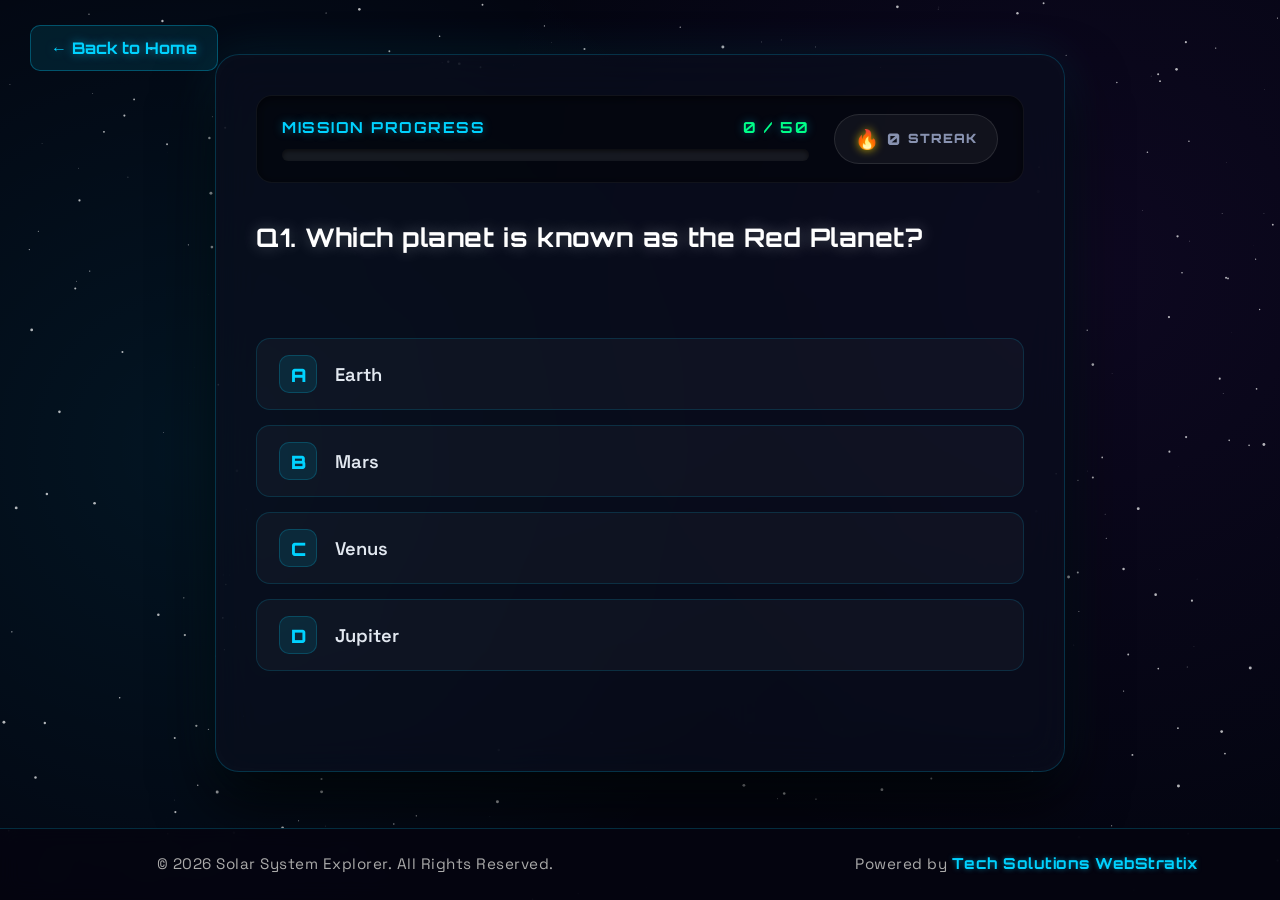
<file: website/quiz.html>
<!DOCTYPE html>
<html lang="en">
<head>
    <meta charset="UTF-8">
    <meta name="viewport" content="width=device-width, initial-scale=1.0">
    <link rel="icon" type="image/jpeg" href="./space-images/galaxy.jpg">
    <title>Cosmic Quiz Challenge - Solar System Explorer</title>
    <link href="https://cdn.jsdelivr.net/npm/bootstrap@5.3.0/dist/css/bootstrap.min.css" rel="stylesheet">
    <link href="https://fonts.googleapis.com/css2?family=Orbitron:wght@400;700;900&family=Space+Grotesk:wght@300;400;600&display=swap" rel="stylesheet">
    <link rel="stylesheet" href="style.css">
    
    <style>
        /* ===== PREMIUM CYBERPUNK QUIZ DESIGN ===== */
        body {
            background-color: #030510;
            color: #ffffff;
            font-family: 'Space Grotesk', sans-serif;
            min-height: 100vh;
            display: flex;
            flex-direction: column;
            align-items: center;
            justify-content: center;
            overflow-x: hidden;
            /* Deep Space Gradient Background */
            background-image: 
                radial-gradient(circle at 15% 50%, rgba(0, 210, 255, 0.08) 0%, transparent 50%),
                radial-gradient(circle at 85% 30%, rgba(138, 43, 226, 0.08) 0%, transparent 50%);
            padding: 40px 15px;
        }

        #starfield {
            position: fixed;
            top: 0; left: 0;
            width: 100vw; height: 100vh;
            z-index: -1;
            opacity: 0.7;
        }

        /* Glassmorphism Container */
        .quiz-container {
            width: 100%;
            max-width: 850px;
            margin: 0 auto 50px auto;
            background: rgba(10, 15, 30, 0.65);
            backdrop-filter: blur(20px);
            -webkit-backdrop-filter: blur(20px);
            border: 1px solid rgba(0, 210, 255, 0.2);
            border-radius: 24px;
            padding: 40px;
            box-shadow: 
                0 30px 60px rgba(0, 0, 0, 0.8), 
                0 0 50px rgba(0, 210, 255, 0.1),
                inset 0 0 20px rgba(255, 255, 255, 0.02);
            position: relative;
            overflow: hidden;
            transition: all 0.4s ease;
        }

        /* Top Bar (Progress & Streak) */
        .top-bar {
            display: flex;
            justify-content: space-between;
            align-items: center;
            margin-bottom: 35px;
            background: rgba(0, 0, 0, 0.4);
            padding: 18px 25px;
            border-radius: 16px;
            border: 1px solid rgba(255, 255, 255, 0.05);
            box-shadow: inset 0 2px 10px rgba(0,0,0,0.5);
        }

        .progress-container {
            flex-grow: 1;
            margin-right: 25px;
        }

        .progress-text {
            font-family: 'Orbitron', sans-serif;
            color: #00d2ff;
            font-size: 0.95rem;
            margin-bottom: 10px;
            display: flex;
            justify-content: space-between;
            font-weight: 700;
            letter-spacing: 1.5px;
            text-shadow: 0 0 10px rgba(0, 210, 255, 0.4);
        }

        .progress-bar-bg {
            width: 100%;
            height: 12px;
            background: rgba(255, 255, 255, 0.08);
            border-radius: 10px;
            overflow: hidden;
            box-shadow: inset 0 2px 5px rgba(0,0,0,0.6);
        }

        .progress-bar-fill {
            height: 100%;
            width: 0%;
            /* Cyan to Neon Green Gradient */
            background: linear-gradient(90deg, #00d2ff, #00ff88);
            transition: width 0.6s cubic-bezier(0.4, 0, 0.2, 1);
            box-shadow: 0 0 20px rgba(0, 255, 136, 0.7);
        }

        /* Base Streak Badge */
        .streak-badge {
            background: rgba(255, 255, 255, 0.05);
            border: 1px solid rgba(255, 255, 255, 0.1);
            color: #8892b0;
            padding: 10px 20px;
            border-radius: 50px;
            font-family: 'Orbitron', sans-serif;
            font-weight: 900;
            font-size: 1rem;
            display: flex;
            align-items: center;
            gap: 8px;
            transition: all 0.4s ease;
        }

        /* ACTIVE STREAK GLOW (Fire Mode) */
        .streak-badge.active {
            background: rgba(255, 170, 0, 0.15);
            border: 2px solid #ffaa00;
            color: #ffffff;
            text-shadow: 0 0 15px #ffaa00;
            box-shadow: 0 0 30px rgba(255, 170, 0, 0.6), inset 0 0 15px rgba(255, 170, 0, 0.3);
            transform: scale(1.08);
            animation: firePulse 1.5s infinite alternate;
        }
        
        .streak-badge.active #streakCount {
            color: #ffaa00;
            text-shadow: 0 0 20px #ffaa00;
        }

        @keyframes firePulse {
            0% { box-shadow: 0 0 15px rgba(255, 170, 0, 0.4), inset 0 0 10px rgba(255, 170, 0, 0.2); }
            100% { box-shadow: 0 0 40px rgba(255, 170, 0, 1), inset 0 0 20px rgba(255, 170, 0, 0.5); }
        }

        /* Question Text */
        #questionText {
            font-family: 'Orbitron', sans-serif;
            font-size: 1.6rem;
            line-height: 1.5;
            margin-bottom: 35px;
            color: #ffffff;
            text-shadow: 0 0 15px rgba(255, 255, 255, 0.3);
            min-height: 85px;
            font-weight: 700;
            letter-spacing: 0.5px;
        }

        /* Options */
        .option-btn {
            background: rgba(255, 255, 255, 0.03);
            border: 1px solid rgba(0, 210, 255, 0.15);
            color: #e2e8f0;
            padding: 16px 22px;
            border-radius: 14px;
            font-size: 1.15rem;
            font-weight: 600;
            text-align: left;
            transition: all 0.3s cubic-bezier(0.25, 0.8, 0.25, 1);
            width: 100%;
            margin-bottom: 15px;
            display: flex;
            align-items: center;
            position: relative;
            overflow: hidden;
        }

        /* Beautiful Hover Effect */
        .option-btn:hover:not(:disabled) {
            background: rgba(0, 210, 255, 0.08);
            border-color: #00d2ff;
            transform: translateY(-4px) scale(1.01);
            box-shadow: 0 10px 25px rgba(0, 0, 0, 0.4), 0 0 20px rgba(0, 210, 255, 0.25);
            cursor: pointer;
            color: #ffffff;
        }

        .option-letter {
            background: rgba(0, 210, 255, 0.1);
            color: #00d2ff;
            width: 38px; height: 38px;
            display: flex; align-items: center; justify-content: center;
            border-radius: 10px;
            font-family: 'Orbitron', sans-serif;
            font-weight: 900;
            margin-right: 18px;
            transition: all 0.3s ease;
            border: 1px solid rgba(0, 210, 255, 0.2);
        }

        .option-btn:hover:not(:disabled) .option-letter {
            background: #00d2ff;
            color: #000;
            box-shadow: 0 0 15px #00d2ff;
        }

        /* Correct Answer State */
        .option-btn.correct {
            background: rgba(0, 255, 136, 0.1);
            border-color: #00ff88;
            color: #00ff88;
            box-shadow: 0 0 30px rgba(0, 255, 136, 0.4), inset 0 0 15px rgba(0, 255, 136, 0.1);
            transform: scale(1.02);
        }
        .option-btn.correct .option-letter { background: #00ff88; color: #000; box-shadow: 0 0 15px #00ff88; }

        /* Wrong Answer State */
        .option-btn.wrong {
            background: rgba(255, 0, 85, 0.1);
            border-color: #ff0055;
            color: #ff0055;
            box-shadow: 0 0 30px rgba(255, 0, 85, 0.4), inset 0 0 15px rgba(255, 0, 85, 0.1);
        }
        .option-btn.wrong .option-letter { background: #ff0055; color: #fff; box-shadow: 0 0 15px #ff0055; }

        /* Feedback Text */
        #feedback {
            font-size: 1.2rem;
            text-align: center;
            margin-top: 25px;
            min-height: 35px;
            font-weight: 700;
            letter-spacing: 0.5px;
        }

        /* Next Button */
        #nextBtn {
            display: none;
            background: linear-gradient(135deg, #8A2BE2, #00d2ff);
            border: none;
            color: #ffffff;
            padding: 15px 40px;
            border-radius: 12px;
            font-family: 'Orbitron', sans-serif;
            font-size: 1.1rem;
            font-weight: 900;
            margin-top: 25px;
            float: right;
            transition: all 0.3s ease;
            box-shadow: 0 0 25px rgba(138, 43, 226, 0.4);
            text-transform: uppercase;
            letter-spacing: 1.5px;
        }

        #nextBtn:hover {
            transform: translateY(-4px) scale(1.02);
            box-shadow: 0 0 40px rgba(0, 210, 255, 0.8), 0 0 20px rgba(138, 43, 226, 0.6);
            background: linear-gradient(135deg, #00d2ff, #8A2BE2);
        }

        /* Final Result Screen */
        #resultScreen {
            display: none;
            text-align: center;
            animation: fadeIn 0.8s ease;
        }

        .badge-icon {
            font-size: 8rem;
            line-height: 1;
            margin-bottom: 20px;
            animation: float 3s ease-in-out infinite;
            filter: drop-shadow(0 0 30px rgba(255, 215, 0, 0.5));
        }

        .rank-title {
            font-family: 'Orbitron', sans-serif;
            font-size: 3rem;
            font-weight: 900;
            margin-bottom: 15px;
            text-transform: uppercase;
            letter-spacing: 3px;
        }

        .score-text {
            font-size: 1.6rem;
            margin-bottom: 20px;
            color: #a0aec0;
        }

        .result-msg {
            color: #e2e8f0;
            font-size: 1.2rem;
            margin-bottom: 40px;
            padding: 0 20px;
            line-height: 1.6;
        }

        .restart-btn {
            background: rgba(255, 255, 255, 0.03);
            border: 2px solid #00d2ff;
            color: #00d2ff;
            padding: 15px 50px;
            border-radius: 30px;
            font-family: 'Orbitron', sans-serif;
            font-size: 1.1rem;
            font-weight: 900;
            transition: all 0.3s ease;
            letter-spacing: 2px;
            box-shadow: 0 0 20px rgba(0, 210, 255, 0.2);
        }

        .restart-btn:hover {
            background: #00d2ff;
            color: #000;
            box-shadow: 0 0 40px #00d2ff;
            transform: scale(1.05);
        }

        /* Animations */
        @keyframes fadeIn { from { opacity: 0; transform: translateY(30px); } to { opacity: 1; transform: translateY(0); } }
        @keyframes float { 0% { transform: translateY(0); } 50% { transform: translateY(-20px); } 100% { transform: translateY(0); } }
        @keyframes shake { 0%, 100% { transform: translateX(0); } 20% { transform: translateX(-10px); } 40% { transform: translateX(10px); } 60% { transform: translateX(-6px); } 80% { transform: translateX(6px); } }
        
        .shake { animation: shake 0.5s ease; }

        .back-home {
            position: absolute;
            top: 25px;
            left: 30px;
            color: #00d2ff;
            text-decoration: none;
            font-family: 'Orbitron', sans-serif;
            font-size: 1rem;
            font-weight: 700;
            transition: 0.3s;
            z-index: 10;
            text-shadow: 0 0 10px rgba(0, 210, 255, 0.5);
            background: rgba(0, 210, 255, 0.1);
            padding: 10px 20px;
            border-radius: 10px;
            border: 1px solid rgba(0, 210, 255, 0.3);
        }
        .back-home:hover { 
            color: #000; 
            background: #00d2ff;
            box-shadow: 0 0 25px #00d2ff; 
            transform: translateX(-5px); 
        }

        /* Mobile Responsive */
        @media (max-width: 768px) {
            .quiz-container { padding: 25px 20px; margin-top: 80px; margin-bottom: 50px; border-radius: 20px; }
            .top-bar { flex-direction: column; gap: 15px; padding: 15px; align-items: flex-start; }
            .progress-container { margin-right: 0; width: 100%; }
            .progress-text { font-size: 0.85rem; }
            #questionText { font-size: 1.3rem; min-height: 70px; margin-bottom: 25px; }
            .option-btn { font-size: 1rem; padding: 14px 15px; margin-bottom: 12px; }
            .option-letter { width: 32px; height: 32px; margin-right: 12px; font-size: 0.9rem; }
            .rank-title { font-size: 2rem; letter-spacing: 2px; }
            .badge-icon { font-size: 5rem; }
            .back-home { top: 15px; left: 15px; font-size: 0.85rem; padding: 8px 15px; }
            #nextBtn { padding: 12px 25px; font-size: 1rem; width: 100%; float: none; margin-top: 20px; }
        }
    </style>
</head>
<body>

    <canvas id="starfield"></canvas>

    <a href="index.html" class="back-home">← Back to Home</a>

    <div class="quiz-container">
        
        <!-- Game Screen -->
        <div id="quizScreen">
            <div class="top-bar">
                <div class="progress-container">
                    <div class="progress-text">
                        <span>MISSION PROGRESS</span>
                        <span id="progressText" style="color: #00ff88;">0 / 50</span>
                    </div>
                    <div class="progress-bar-bg">
                        <div id="progressBar" class="progress-bar-fill"></div>
                    </div>
                </div>
                
                <!-- STREAK BADGE -->
                <div class="streak-badge" id="streakBadge">
                    <span style="font-size: 1.2rem; filter: drop-shadow(0 0 5px rgba(255,215,0,0.8));">🔥</span> 
                    <span id="streakCount">0</span> 
                    <span style="font-size: 0.8rem; letter-spacing: 1px;">STREAK</span>
                </div>
            </div>

            <h2 id="questionText">Loading Question...</h2>

            <div id="optionsContainer">
                <!-- Options injected by JS -->
            </div>

            <div id="feedback"></div>

            <button id="nextBtn" onclick="loadNextQuestion()">Next Question ➡️</button>
            <div style="clear: both;"></div>
        </div>

        <!-- Result Screen -->
        <div id="resultScreen">
            <div class="badge-icon" id="resultBadge">🏆</div>
            <h1 class="rank-title" id="resultRank">GALACTIC OVERLORD</h1>
            <p class="score-text">You scored <span id="resultScore" style="font-weight:900; font-size: 2rem;">0</span> out of 50</p>
            <p class="result-msg" id="resultMsg">Perfect Score! You have mastered the cosmos.</p>
            <button class="restart-btn" onclick="restartQuiz()">🔄 Play Again</button>
        </div>
    </div><br>

    <!-- Background Stars Script -->
    <script>
        const canvas = document.getElementById('starfield');
        const ctx = canvas.getContext('2d');
        let stars = [];
        function initStars() {
            canvas.width = window.innerWidth; canvas.height = window.innerHeight; stars = [];
            for (let i = 0; i < 400; i++) { 
                stars.push({ x: Math.random() * canvas.width, y: Math.random() * canvas.height, radius: Math.random() * 1.5, speed: Math.random() * 0.5 + 0.1 }); 
            }
        }
        function animateStars() {
            ctx.clearRect(0, 0, canvas.width, canvas.height); ctx.fillStyle = '#ffffff';
            stars.forEach(star => { ctx.beginPath(); ctx.arc(star.x, star.y, star.radius, 0, Math.PI * 2); ctx.fill(); star.y -= star.speed; if (star.y < 0) { star.y = canvas.height; star.x = Math.random() * canvas.width; } });
            requestAnimationFrame(animateStars);
        }
        window.addEventListener('resize', initStars); initStars(); animateStars();
    </script>

    <!-- Quiz Logic Script -->
    <script>
        // 50 Fun Space Questions
        const quizData = [
            { q: "Which planet is known as the Red Planet?", options: ["Earth", "Mars", "Jupiter", "Venus"], a: "Mars" },
            { q: "What is the largest planet in our solar system?", options: ["Saturn", "Neptune", "Jupiter", "Uranus"], a: "Jupiter" },
            { q: "Which planet has the most beautiful and visible rings?", options: ["Jupiter", "Saturn", "Uranus", "Neptune"], a: "Saturn" },
            { q: "What is the hottest planet in our solar system?", options: ["Mercury", "Venus", "Mars", "Jupiter"], a: "Venus" },
            { q: "Which planet rotates on its side?", options: ["Uranus", "Neptune", "Saturn", "Pluto"], a: "Uranus" },
            { q: "What is the largest moon in the Solar System?", options: ["Titan", "Ganymede", "Moon", "Europa"], a: "Ganymede" },
            { q: "How long does it take for light from the Sun to reach Earth?", options: ["8 Minutes", "8 Seconds", "8 Hours", "8 Days"], a: "8 Minutes" },
            { q: "Which planet is closest to the Sun?", options: ["Venus", "Earth", "Mercury", "Mars"], a: "Mercury" },
            { q: "What is the name of our galaxy?", options: ["Andromeda", "Milky Way", "Sombrero", "Whirlpool"], a: "Milky Way" },
            { q: "Which planet has the shortest day?", options: ["Mercury", "Earth", "Jupiter", "Mars"], a: "Jupiter" },
            { q: "What is the Great Red Spot on Jupiter?", options: ["A Volcano", "A Storm", "A Crater", "A Mountain"], a: "A Storm" },
            { q: "What is the smallest planet in our solar system?", options: ["Mars", "Mercury", "Venus", "Earth"], a: "Mercury" },
            { q: "Which planet is often called Earth's twin?", options: ["Mars", "Venus", "Mercury", "Neptune"], a: "Venus" },
            { q: "Who discovered the laws of planetary motion?", options: ["Isaac Newton", "Albert Einstein", "Johannes Kepler", "Galileo Galilei"], a: "Johannes Kepler" },
            { q: "What force keeps planets in orbit around the Sun?", options: ["Magnetism", "Gravity", "Friction", "Centrifugal Force"], a: "Gravity" },
            { q: "What is the closest star to Earth?", options: ["Sirius", "Proxima Centauri", "The Sun", "Alpha Centauri"], a: "The Sun" },
            { q: "Which planet has the strongest winds in the solar system?", options: ["Neptune", "Jupiter", "Saturn", "Earth"], a: "Neptune" },
            { q: "What is a shooting star actually called?", options: ["Comet", "Asteroid", "Meteor", "Nebula"], a: "Meteor" },
            { q: "Which planet has a day longer than its year?", options: ["Venus", "Mars", "Mercury", "Earth"], a: "Venus" },
            { q: "What is the center of our solar system?", options: ["Earth", "The Moon", "The Sun", "Jupiter"], a: "The Sun" },
            { q: "Which planet is known as the 'Ice Giant'?", options: ["Jupiter", "Saturn", "Neptune", "Mars"], a: "Neptune" },
            { q: "What is the name of the force that pulls objects toward each other?", options: ["Magnetism", "Gravity", "Friction", "Inertia"], a: "Gravity" },
            { q: "Which planet has a moon named Titan?", options: ["Jupiter", "Saturn", "Uranus", "Neptune"], a: "Saturn" },
            { q: "What is the name of the first artificial satellite sent to space?", options: ["Apollo 11", "Sputnik 1", "Voyager 1", "Hubble"], a: "Sputnik 1" },
            { q: "Which planet is farthest from the Sun?", options: ["Uranus", "Neptune", "Saturn", "Pluto"], a: "Neptune" },
            { q: "What is a group of stars that form a pattern called?", options: ["Galaxy", "Constellation", "Nebula", "Solar System"], a: "Constellation" },
            { q: "Which space agency launched the Hubble Telescope?", options: ["ISRO", "ESA", "NASA", "SpaceX"], a: "NASA" },
            { q: "What is the name of the galaxy closest to ours?", options: ["Andromeda", "Triangulum", "Whirlpool", "Sombrero"], a: "Andromeda" },
            { q: "Which planet has a Great Dark Spot?", options: ["Neptune", "Jupiter", "Saturn", "Uranus"], a: "Neptune" },
            { q: "What do we call a rock that burns up in Earth's atmosphere?", options: ["Meteorite", "Meteor", "Asteroid", "Comet"], a: "Meteor" },
            { q: "Who was the first human to walk on the Moon?", options: ["Yuri Gagarin", "Neil Armstrong", "Buzz Aldrin", "Michael Collins"], a: "Neil Armstrong" },
            { q: "What is the name of the space telescope launched in 2021?", options: ["Hubble", "Kepler", "James Webb", "Spitzer"], a: "James Webb" },
            { q: "Which planet is known for its extreme temperatures and thick atmosphere?", options: ["Venus", "Mars", "Mercury", "Neptune"], a: "Venus" },
            { q: "What is the Sun mostly made of?", options: ["Oxygen", "Carbon", "Hydrogen", "Helium"], a: "Hydrogen" },
            { q: "Which planet is nicknamed the 'Blue Planet'?", options: ["Neptune", "Earth", "Uranus", "Venus"], a: "Earth" },
            { q: "What is the boundary around a black hole called?", options: ["Event Horizon", "Photon Ring", "Singularity", "Accretion Disk"], a: "Event Horizon" },
            { q: "Which planet has the most moons?", options: ["Jupiter", "Saturn", "Uranus", "Neptune"], a: "Saturn" },
            { q: "What is the name of the dwarf planet in our solar system?", options: ["Pluto", "Ceres", "Eris", "All of the above"], a: "All of the above" },
            { q: "Which planet is known as the 'Morning Star' or 'Evening Star'?", options: ["Mars", "Venus", "Mercury", "Jupiter"], a: "Venus" },
            { q: "What is the name of the mission that first landed humans on the Moon?", options: ["Apollo 11", "Gemini 4", "Artemis 1", "Voyager 2"], a: "Apollo 11" },
            { q: "What is the approximate age of the universe?", options: ["13.8 Billion Years", "4.5 Billion Years", "100 Million Years", "1 Trillion Years"], a: "13.8 Billion Years" },
            { q: "Which planet has the largest volcano in the solar system?", options: ["Earth", "Mars", "Venus", "Mercury"], a: "Mars" },
            { q: "What is the name of the spacecraft that first left our solar system?", options: ["Voyager 1", "Pioneer 10", "New Horizons", "Cassini"], a: "Voyager 1" },
            { q: "Which planet is known for having a hexagonal storm at its north pole?", options: ["Jupiter", "Saturn", "Neptune", "Uranus"], a: "Saturn" },
            { q: "What is a 'Light Year' a measure of?", options: ["Time", "Distance", "Brightness", "Speed"], a: "Distance" },
            { q: "Which moon is known to have geysers shooting water into space?", options: ["Europa", "Titan", "Enceladus", "Ganymede"], a: "Enceladus" },
            { q: "What is the name of the supermassive black hole at the center of our galaxy?", options: ["Sagittarius A*", "M87*", "Cygnus X-1", "Ton 618"], a: "Sagittarius A*" },
            { q: "Which planet has the most extreme seasonal changes due to its tilt?", options: ["Uranus", "Earth", "Mars", "Saturn"], a: "Uranus" },
            { q: "What is the name of the first woman to go to space?", options: ["Sally Ride", "Valentina Tereshkova", "Mae Jemison", "Christa McAuliffe"], a: "Valentina Tereshkova" },
            { q: "What is the name of the closest planetary system to our solar system?", options: ["Alpha Centauri", "Sirius", "Proxima Centauri", "Betelgeuse"], a: "Alpha Centauri" }
        ];

        let currentQuestion = 0;
        let score = 0;
        let streak = 0;
        let hasAnswered = false;

        const questionText = document.getElementById('questionText');
        const optionsContainer = document.getElementById('optionsContainer');
        const feedback = document.getElementById('feedback');
        const nextBtn = document.getElementById('nextBtn');
        const progressText = document.getElementById('progressText');
        const progressBar = document.getElementById('progressBar');
        const streakBadge = document.getElementById('streakBadge');
        const streakCount = document.getElementById('streakCount');

        function loadQuestion() {
            hasAnswered = false;
            feedback.innerHTML = "";
            nextBtn.style.display = "none";
            optionsContainer.innerHTML = "";
            
            const q = quizData[currentQuestion];
            questionText.innerText = `Q${currentQuestion + 1}. ${q.q}`;

            // Shuffle options
            const shuffledOptions = [...q.options].sort(() => Math.random() - 0.5);
            const letters = ['A', 'B', 'C', 'D'];

            shuffledOptions.forEach((opt, index) => {
                const btn = document.createElement('button');
                btn.className = 'option-btn';
                btn.innerHTML = `<span class="option-letter">${letters[index]}</span> ${opt}`;
                btn.onclick = () => checkAnswer(opt, q.a, btn);
                optionsContainer.appendChild(btn);
            });

            updateProgress();
        }

        function checkAnswer(selected, correct, clickedBtn) {
            if (hasAnswered) return;
            hasAnswered = true;

            const allBtns = optionsContainer.querySelectorAll('.option-btn');
            
            // Disable all and highlight correct
            allBtns.forEach(btn => {
                btn.disabled = true;
                btn.style.cursor = "not-allowed";
                const btnText = btn.innerText.substring(2).trim(); 
                if (btnText === correct) {
                    btn.classList.add('correct');
                }
            });

            if (selected === correct) {
                score++;
                streak++;
                clickedBtn.classList.add('correct');
                feedback.innerHTML = `<span style="color: #00ff88; text-shadow: 0 0 10px rgba(0,255,136,0.5);">✅ Correct! +1 Point</span>`;
                
                if (streak >= 3) {
                    feedback.innerHTML += `<br><span style="color: #ffaa00; font-size: 1rem; text-shadow: 0 0 10px rgba(255,170,0,0.8);">🔥 You are on fire! ${streak} Streak!</span>`;
                }
            } else {
                // streak = 0;
                clickedBtn.classList.add('wrong');
                clickedBtn.classList.add('shake');
                feedback.innerHTML = `<span style="color: #ff0055; text-shadow: 0 0 10px rgba(255,0,85,0.5);">❌ Wrong! The correct answer is ${correct}.</span>`;
            }

            updateStreak();
            nextBtn.style.display = "block";
            
            setTimeout(updateProgress, 100);
        }

        function loadNextQuestion() {
            currentQuestion++;
            if (currentQuestion < quizData.length) {
                loadQuestion();
            } else {
                showResult();
            }
        }

        function updateProgress() {
            const percent = (currentQuestion / quizData.length) * 100;
            progressBar.style.width = `${percent}%`;
            progressText.innerText = `${currentQuestion} / ${quizData.length}`;
        }

        function updateStreak() {
            streakCount.innerText = streak;
            if (streak >= 1) {
                streakBadge.classList.add('active');
            } else {
                streakBadge.classList.remove('active');
            }
        }

        function showResult() {
            document.getElementById('quizScreen').style.display = 'none';
            const resultScreen = document.getElementById('resultScreen');
            resultScreen.style.display = 'block';

            const percent = (score / quizData.length) * 100;
            let rank = "", badge = "", color = "", msg = "";

            if (percent === 100) {
                rank = "GALACTIC OVERLORD"; badge = "🏆"; color = "#ffd700";
                msg = "Perfect Score! You have mastered the cosmos. NASA is calling!";
            } else if (percent >= 80) {
                rank = "COSMIC COMMANDER"; badge = "🥇"; color = "#00ff88";
                msg = "Excellent! You are a true space explorer. The stars await you.";
            } else if (percent >= 50) {
                rank = "STAR CADET"; badge = "🥈"; color = "#00d2ff";
                msg = "Good job! Keep exploring the universe to reach the top.";
            } else {
                rank = "ROOKIE EXPLORER"; badge = "🥉"; color = "#ffaa00";
                msg = "Nice try! Brush up your knowledge and try again for a better rank.";
            }

            document.getElementById('resultBadge').innerText = badge;
            document.getElementById('resultRank').innerText = rank;
            document.getElementById('resultRank').style.color = color;
            document.getElementById('resultRank').style.textShadow = `0 0 30px ${color}`;
            document.getElementById('resultScore').innerText = score;
            document.getElementById('resultScore').style.color = color;
            document.getElementById('resultScore').style.textShadow = `0 0 15px ${color}`;
            document.getElementById('resultMsg').innerText = msg;
        }

        function restartQuiz() {
            currentQuestion = 0;
            score = 0;
            streak = 0;
            updateStreak();
            updateProgress();
            document.getElementById('resultScreen').style.display = 'none';
            document.getElementById('quizScreen').style.display = 'block';
            loadQuestion();
        }

        // Start the quiz
        window.addEventListener('load', loadQuestion);
    </script>

    <!-- Responsive Footer -->
    <footer class="footer-custom mt-auto py-4">
        <div class="container text-center">
            <div class="row justify-content-center align-items-center">
                <div class="col-md-6 mb-2 mb-md-0">
                    <p class="mb-0 text-light">
                        &copy; 2026 Solar System Explorer. All Rights Reserved.
                    </p>
                </div>
                <div class="col-md-6 text-md-end text-center">
                    <p class="mb-0 text-light">
                        Powered by <a href="https://www.facebook.com/profile.php?id=61596213878241" class="dev-link" target="_blank">Tech Solutions WebStratix</a>
                    </p>
                </div>
            </div>
        </div>
    </footer>

    <!-- Web inspect Off code -->
     <script>
    // 1. Right Click Block
    document.addEventListener('contextmenu', function(e) {
        e.preventDefault();
    });

    // 2. F12 ar Developer Tools Shortcut Block
    document.addEventListener('keydown', function(e) {
        if (e.key === "F12" || e.keyCode === 123) {
            e.preventDefault();
            return false;
        }
        
        if (e.ctrlKey && e.shiftKey && (e.key === 'I' || e.key === 'J' || e.key === 'C' || e.keyCode === 73 || e.keyCode === 74 || e.keyCode === 67)) {
            e.preventDefault();
            return false;
        }

        if (e.ctrlKey && (e.key === 'U' || e.keyCode === 85)) {
            e.preventDefault();
            return false;
        }
    });

    // 3. Extra Security
    setInterval(function() {
        debugger; 
    }, 1000); 
    
    document.addEventListener('copy', function(e) {
        e.preventDefault();
        alert("Copying is disabled on this website.");
    });
</script>
</body>
</html>
</file>
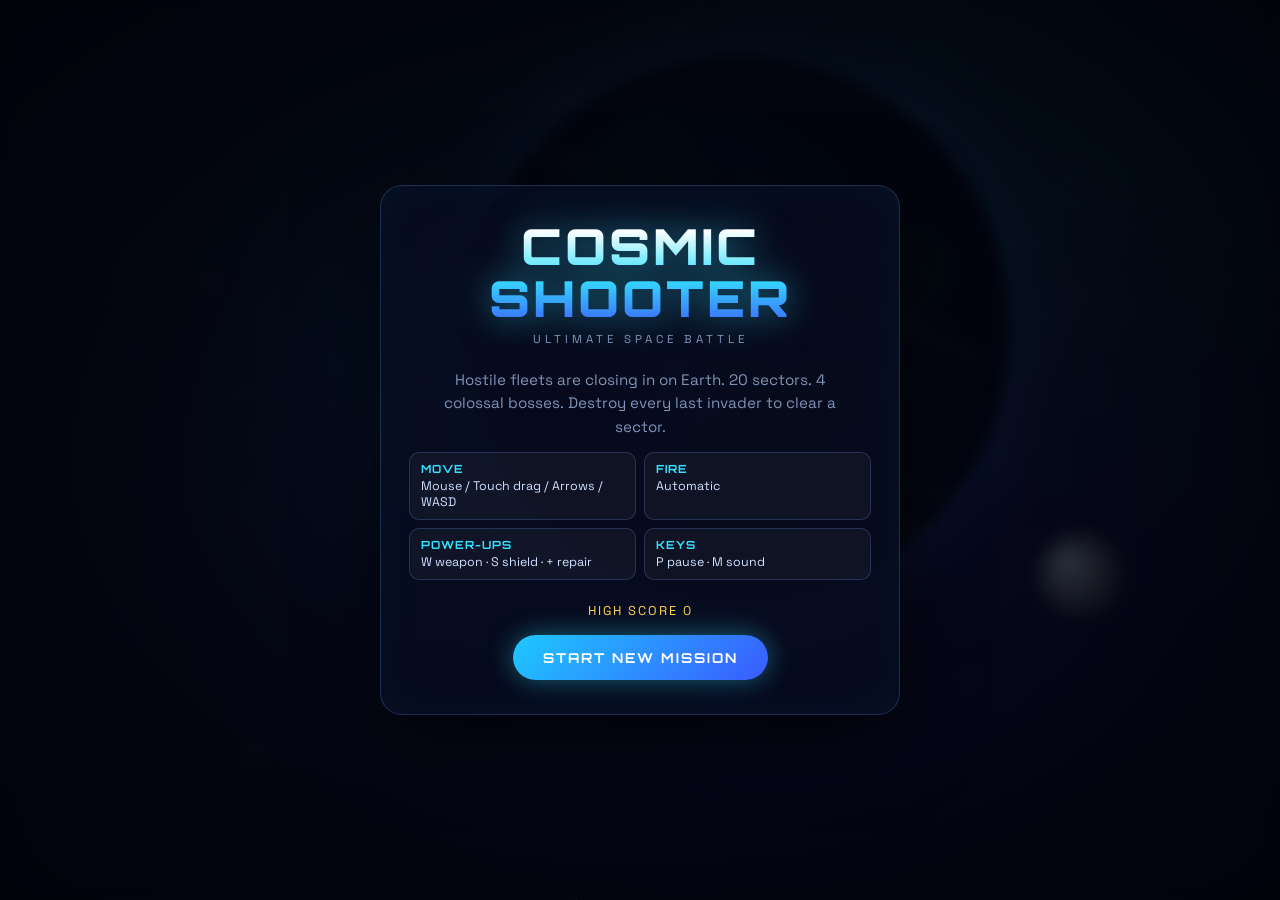
<file: website/space-shooter/shoot.html>
<!DOCTYPE html>
<html lang="en">
<head>
<meta charset="UTF-8">
<meta name="viewport" content="width=device-width, initial-scale=1.0, maximum-scale=1.0, user-scalable=no">
<meta name="theme-color" content="#02040d">
<link rel="icon" type="image/jpeg" href="../space-images/galaxy.jpg">
<title>Cosmic Shooter - Ultimate Space Battle</title>
<link href="https://fonts.googleapis.com/css2?family=Orbitron:wght@400;600;700;900&family=Space+Grotesk:wght@400;500;600&display=swap" rel="stylesheet">
<style>
:root{
  --cyan:#35e0ff; --blue:#3b6bff; --green:#3dffa6; --red:#ff3d71; --gold:#ffd24a; --violet:#a46bff;
  --panel:rgba(8,14,32,.78); --line:rgba(120,170,255,.22); --txt:#cfe0ff; --dim:#7f93b8;
}
*{margin:0;padding:0;box-sizing:border-box;-webkit-user-select:none;user-select:none;-webkit-tap-highlight-color:transparent}
html,body{height:100%;background:#02040d;overflow:hidden;font-family:'Space Grotesk',system-ui,sans-serif;color:var(--txt)}
#game{position:relative;width:100vw;height:100vh;height:100dvh;overflow:hidden;touch-action:none;
  background:radial-gradient(ellipse at 50% 0%,#0a1236 0%,#02040d 70%)}
#gameCanvas{position:absolute;inset:0;width:100%;height:100%;display:block;z-index:1}
#game::after{content:'';position:absolute;inset:0;z-index:2;pointer-events:none;
  background:radial-gradient(ellipse at center,transparent 55%,rgba(0,0,10,.55) 100%)}
.hidden{display:none!important}
.orb{font-family:'Orbitron',sans-serif}

/* ---------- HUD ---------- */
#hud{position:absolute;top:0;left:0;width:100%;z-index:10;pointer-events:none;padding:max(10px,env(safe-area-inset-top)) 14px 0}
.hud-top{display:grid;grid-template-columns:1fr auto 1fr;gap:10px;align-items:start;max-width:980px;margin:0 auto}
.stat{display:flex;flex-direction:column;gap:3px;min-width:0}
.stat.center{align-items:center;text-align:center}
.stat.right{align-items:flex-end}
.lbl{font-family:'Orbitron',sans-serif;font-size:.62rem;letter-spacing:3px;color:var(--dim);font-weight:600}
.val{font-family:'Orbitron',sans-serif;font-size:1.25rem;font-weight:800;color:#fff;text-shadow:0 0 14px rgba(53,224,255,.7)}
.val b{color:var(--cyan)}
.sub{font-size:.7rem;color:var(--dim);letter-spacing:1px}
.sub b{color:var(--gold);font-weight:600}
.bar{width:150px;max-width:34vw;height:10px;border-radius:8px;background:rgba(255,255,255,.08);border:1px solid var(--line);overflow:hidden}
.bar>i{display:block;height:100%;width:100%;border-radius:8px;background:linear-gradient(90deg,#1ad1ff,#3dffa6);box-shadow:0 0 12px rgba(61,255,166,.7);transition:width .15s,background .3s}
#hullText{font-family:'Orbitron',sans-serif;font-size:.8rem;font-weight:700;color:var(--green)}
.hud-sub{display:flex;justify-content:center;align-items:center;gap:14px;margin:10px auto 0;max-width:620px;flex-wrap:wrap}
.chip{font-family:'Orbitron',sans-serif;font-size:.68rem;letter-spacing:2px;padding:4px 10px;border-radius:20px;background:var(--panel);border:1px solid var(--line);color:var(--txt)}
.chip b{color:var(--cyan)}
#comboChip b{color:var(--gold)}
#shieldChip b{color:#7dd3ff}
.prog{width:min(360px,70vw);height:8px;border-radius:8px;background:rgba(255,255,255,.07);border:1px solid var(--line);overflow:hidden}
.prog>i{display:block;height:100%;width:0;background:linear-gradient(90deg,var(--violet),var(--cyan));box-shadow:0 0 12px rgba(53,224,255,.7);transition:width .2s}
#bossBar{margin:10px auto 0;width:min(560px,86vw);text-align:center}
#bossName{font-family:'Orbitron',sans-serif;font-size:.8rem;letter-spacing:4px;color:var(--red);font-weight:800;text-shadow:0 0 12px var(--red);margin-bottom:5px}
#bossBar .prog{height:14px;width:100%;border-color:rgba(255,61,113,.5)}
#bossBar .prog>i{background:linear-gradient(90deg,#ff3d71,#ff9a3d);box-shadow:0 0 16px rgba(255,61,113,.8)}
#hudBtns{position:absolute;right:12px;top:max(64px,calc(env(safe-area-inset-top) + 56px));display:flex;flex-direction:column;gap:8px;pointer-events:auto;z-index:11}
.icon-btn{width:38px;height:38px;border-radius:50%;border:1px solid var(--line);background:var(--panel);color:var(--txt);font-size:1rem;cursor:pointer;display:flex;align-items:center;justify-content:center;backdrop-filter:blur(6px);transition:.2s}
.icon-btn:hover{border-color:var(--cyan);box-shadow:0 0 14px rgba(53,224,255,.5)}

/* ---------- Mobile pads ---------- */
.mobile-controls{position:absolute;bottom:22px;left:0;width:100%;display:none;justify-content:space-between;padding:0 26px;z-index:12;pointer-events:none}
.mobile-btn{pointer-events:auto;width:68px;height:68px;border-radius:50%;background:rgba(53,224,255,.12);border:2px solid rgba(53,224,255,.7);
  color:var(--cyan);font-size:1.7rem;display:flex;align-items:center;justify-content:center;box-shadow:0 0 18px rgba(53,224,255,.35);backdrop-filter:blur(4px)}
.mobile-btn:active{background:rgba(53,224,255,.4);transform:scale(.94)}
@media (pointer:coarse){.mobile-controls{display:flex}}
@media (max-width:600px){.val{font-size:1rem}.bar{width:110px}.chip{font-size:.6rem;padding:3px 8px}}

/* ---------- Level alert ---------- */
#levelAlert{position:absolute;top:50%;left:50%;transform:translate(-50%,-50%);z-index:25;width:min(480px,90vw);text-align:center;
  padding:28px 24px;border-radius:18px;background:linear-gradient(160deg,rgba(10,18,44,.92),rgba(4,8,22,.92));
  border:1px solid var(--line);box-shadow:0 0 60px rgba(53,224,255,.18),inset 0 0 40px rgba(53,224,255,.05);backdrop-filter:blur(10px);animation:pop .45s ease}
#levelAlert.boss{border-color:rgba(255,61,113,.6);box-shadow:0 0 70px rgba(255,61,113,.3),inset 0 0 40px rgba(255,61,113,.07)}
#levelAlert .tag{font-family:'Orbitron',sans-serif;font-size:.7rem;letter-spacing:5px;color:var(--cyan);margin-bottom:8px}
#levelAlert.boss .tag{color:var(--red)}
#levelAlert h2{font-family:'Orbitron',sans-serif;font-size:2rem;font-weight:900;color:#fff;margin-bottom:4px}
#levelAlert .sector{color:var(--dim);letter-spacing:3px;font-size:.8rem;margin-bottom:18px;text-transform:uppercase}
#levelAlert .enemy{font-family:'Orbitron',sans-serif;font-size:1rem;color:var(--gold);margin-bottom:8px}
#levelAlert .obj{display:inline-block;padding:8px 18px;border-radius:30px;border:1px solid rgba(61,255,166,.5);color:var(--green);font-weight:600;font-size:.95rem;background:rgba(61,255,166,.07)}
@keyframes pop{from{opacity:0;transform:translate(-50%,-46%) scale(.94)}to{opacity:1;transform:translate(-50%,-50%) scale(1)}}

/* ---------- Overlay screens ---------- */
.screen{position:absolute;inset:0;z-index:30;display:flex;align-items:center;justify-content:center;padding:18px;
  background:radial-gradient(ellipse at center,rgba(4,8,24,.55),rgba(1,3,10,.88));backdrop-filter:blur(7px)}
.card{width:min(520px,100%);text-align:center;padding:34px 28px;border-radius:22px;background:var(--panel);border:1px solid var(--line);
  box-shadow:0 20px 80px rgba(0,0,0,.6),inset 0 0 50px rgba(53,224,255,.04);animation:rise .5s ease}
@keyframes rise{from{opacity:0;transform:translateY(16px)}to{opacity:1;transform:none}}
.logo{font-family:'Orbitron',sans-serif;font-weight:900;font-size:clamp(2rem,8vw,3.1rem);line-height:1.05;letter-spacing:3px;
  background:linear-gradient(180deg,#fff 10%,#35e0ff 55%,#3b6bff);-webkit-background-clip:text;background-clip:text;color:transparent;filter:drop-shadow(0 0 18px rgba(53,224,255,.55))}
.logo.danger{background:linear-gradient(180deg,#fff,#ff3d71 60%,#a4003a);-webkit-background-clip:text;background-clip:text}
.logo.gold{background:linear-gradient(180deg,#fff,#ffd24a 60%,#ff8a00);-webkit-background-clip:text;background-clip:text}
.logo.green{background:linear-gradient(180deg,#fff,#3dffa6 60%,#00a36a);-webkit-background-clip:text;background-clip:text}
.tagline{color:var(--dim);letter-spacing:4px;font-size:.72rem;margin:8px 0 22px;text-transform:uppercase}
.card p{color:var(--dim);font-size:.95rem;line-height:1.55;margin:0 auto 14px;max-width:420px}
.how{display:grid;grid-template-columns:repeat(2,1fr);gap:8px;margin:6px 0 22px;text-align:left}
.how div{font-size:.78rem;padding:9px 11px;border-radius:10px;background:rgba(255,255,255,.04);border:1px solid var(--line);color:var(--txt)}
.how b{color:var(--cyan);font-family:'Orbitron',sans-serif;font-size:.7rem;display:block;margin-bottom:2px;letter-spacing:1px}
.score-big{font-family:'Orbitron',sans-serif;font-size:2.3rem;font-weight:800;color:#fff;text-shadow:0 0 22px rgba(53,224,255,.7);margin:4px 0}
.best-line{color:var(--gold);font-size:.8rem;letter-spacing:2px;margin-bottom:16px}
.stars{font-size:2.4rem;letter-spacing:8px;margin:2px 0 14px;color:rgba(255,255,255,.14)}
.stars .on{color:var(--gold);text-shadow:0 0 18px rgba(255,210,74,.8)}
.stats{display:grid;grid-template-columns:repeat(2,1fr);gap:8px;margin:0 0 18px}
.stats div{padding:9px;border-radius:10px;background:rgba(255,255,255,.04);border:1px solid var(--line);font-size:.78rem;color:var(--dim)}
.stats b{display:block;font-family:'Orbitron',sans-serif;color:#fff;font-size:1rem;margin-top:2px}
.btns{display:flex;flex-direction:column;gap:10px;align-items:center}
.btn{font-family:'Orbitron',sans-serif;font-weight:700;letter-spacing:2px;font-size:.85rem;color:#fff;border:none;cursor:pointer;
  padding:14px 30px;min-width:240px;border-radius:50px;background:linear-gradient(135deg,#1ec8ff,#3b5bff);
  box-shadow:0 0 26px rgba(53,224,255,.4);transition:.2s}
.btn:hover{transform:translateY(-2px) scale(1.03);box-shadow:0 0 40px rgba(53,224,255,.7)}
.btn:active{transform:scale(.97)}
.btn.warn{background:linear-gradient(135deg,#ffb020,#ff5a1f);color:#190a00;box-shadow:0 0 26px rgba(255,170,0,.4)}
.btn.danger{background:linear-gradient(135deg,#ff3d71,#8a2be2);box-shadow:0 0 26px rgba(255,61,113,.45)}
.btn.ghost{background:transparent;border:1px solid var(--line);box-shadow:none;color:var(--txt)}
.btn.ghost:hover{border-color:var(--cyan);box-shadow:0 0 20px rgba(53,224,255,.35)}
.btn.gold{background:linear-gradient(135deg,#ffd24a,#ff9a00);color:#1b1000;box-shadow:0 0 26px rgba(255,210,74,.45)}
.small{font-size:.72rem;color:var(--dim);margin-top:14px;letter-spacing:1px}
</style>
</head>
<body>
<div id="game">
  <canvas id="gameCanvas"></canvas>

  <!-- HUD -->
  <div id="hud" class="hidden">
    <div class="hud-top">
      <div class="stat">
        <span class="lbl">SCORE</span>
        <span class="val" id="scoreText">0</span>
        <span class="sub">BEST <b id="bestText">0</b></span>
      </div>
      <div class="stat center">
        <span class="lbl" id="sectorText">SECTOR</span>
        <span class="val">LEVEL <b id="levelText">1</b><span style="color:var(--dim);font-size:.7em"> / 20</span></span>
      </div>
      <div class="stat right">
        <span class="lbl">HULL</span>
        <div class="bar"><i id="hullFill"></i></div>
        <span id="hullText">100%</span>
      </div>
    </div>
    <div class="hud-sub">
      <span class="chip" id="killChip">TARGETS <b id="killText">0/0</b></span>
      <span class="chip" id="weaponChip">WEAPON <b id="weaponText">MK-1</b></span>
      <span class="chip hidden" id="comboChip">COMBO <b id="comboText">x2</b></span>
      <span class="chip hidden" id="shieldChip">SHIELD <b id="shieldText">0s</b></span>
    </div>
    <div class="hud-sub" id="progWrap"><div class="prog"><i id="progFill"></i></div></div>
    <div id="bossBar" class="hidden">
      <div id="bossName">BOSS</div>
      <div class="prog"><i id="bossFill" style="width:100%"></i></div>
    </div>
  </div>
  <div id="hudBtns" class="hidden">
    <button class="icon-btn" data-act="pause" title="Pause (P)">❚❚</button>
    <button class="icon-btn" data-act="mute" id="muteBtn" title="Sound (M)">♪</button>
  </div>

  <!-- Level intro -->
  <div id="levelAlert" class="hidden">
    <div class="tag" id="alertTag">INCOMING WAVE</div>
    <h2 id="alertTitle">LEVEL 1</h2>
    <div class="sector" id="alertSector">Sector</div>
    <div class="enemy" id="alertEnemy">Enemy</div>
    <div class="obj" id="alertObj">Objective</div>
  </div>

  <div class="mobile-controls" id="mobileControls">
    <div class="mobile-btn" id="btnLeft">◀</div>
    <div class="mobile-btn" id="btnRight">▶</div>
  </div>

  <!-- Start -->
  <div id="startScreen" class="screen">
    <div class="card">
      <div class="logo">COSMIC<br>SHOOTER</div>
      <div class="tagline">Ultimate Space Battle</div>
      <p>Hostile fleets are closing in on Earth. 20 sectors. 4 colossal bosses. Destroy every last invader to clear a sector.</p>
      <div class="how">
        <div><b>MOVE</b>Mouse / Touch drag / Arrows / WASD</div>
        <div><b>FIRE</b>Automatic</div>
        <div><b>POWER-UPS</b>W weapon · S shield · + repair</div>
        <div><b>KEYS</b>P pause · M sound</div>
      </div>
      <div class="best-line">HIGH SCORE <span id="startBest">0</span></div>
      <div class="btns">
        <button id="resumeBtn" class="btn warn hidden" data-act="resume">CONTINUE · LEVEL <span id="resumeLevel">2</span></button>
        <button class="btn" data-act="start">START NEW MISSION</button>
      </div>
    </div>
  </div>

  <!-- Pause -->
  <div id="pauseScreen" class="screen hidden">
    <div class="card">
      <div class="logo" style="font-size:2.2rem">PAUSED</div>
      <div class="tagline">Systems on standby</div>
      <div class="btns">
        <button class="btn" data-act="unpause">RESUME</button>
        <button class="btn ghost" data-act="menu">QUIT TO MENU</button>
      </div>
    </div>
  </div>

  <!-- Level clear -->
  <div id="clearScreen" class="screen hidden">
    <div class="card">
      <div class="logo green" style="font-size:2.2rem">SECTOR CLEARED</div>
      <div class="tagline" id="clearSector">Sector</div>
      <div class="stars" id="clearStars">★★★</div>
      <div class="stats">
        <div>Enemies destroyed<b id="clKills">0</b></div>
        <div>Escaped<b id="clEsc">0</b></div>
        <div>Hull remaining<b id="clHull">0%</b></div>
        <div>Bonus<b id="clBonus">0</b></div>
      </div>
      <div class="score-big" id="clScore">0</div>
      <p id="nextInfo" style="margin-top:6px">Next</p>
      <div class="btns">
        <button class="btn" data-act="next">NEXT LEVEL</button>
        <button class="btn ghost" data-act="menu">SAVE &amp; QUIT TO MENU</button>
      </div>
    </div>
  </div>

  <!-- Game over -->
  <div id="overScreen" class="screen hidden">
    <div class="card">
      <div class="logo danger" style="font-size:2.3rem">EARTH FALLS</div>
      <div class="tagline">Mission failed · Level <span id="overLevel">1</span></div>
      <div class="score-big" id="overScore">0</div>
      <div class="best-line">HIGH SCORE <span id="overBest">0</span></div>
      <p>The invaders broke through. Regroup, pilot — humanity still has a chance.</p>
      <div class="btns">
        <button class="btn danger" data-act="retry">RETRY LEVEL <span id="retryLevel">1</span></button>
        <button class="btn ghost" data-act="start">RESTART FROM LEVEL 1</button>
        <button class="btn ghost" data-act="menu">MAIN MENU</button>
      </div>
    </div>
  </div>

  <!-- Victory -->
  <div id="winScreen" class="screen hidden">
    <div class="card">
      <div class="logo gold">EARTH SAVED</div>
      <div class="tagline">All 20 sectors liberated</div>
      <div class="score-big" id="winScore">0</div>
      <div class="best-line">HIGH SCORE <span id="winBest">0</span></div>
      <p>You defeated every fleet and all four bosses. Humanity is safe — legend.</p>
      <div class="btns">
        <button class="btn gold" data-act="start">PLAY AGAIN</button>
        <button class="btn ghost" data-act="menu">MAIN MENU</button>
      </div>
    </div>
  </div>
</div>

<script src="game.js"></script>
<!-- Web inspect Off code -->
     <script>
    // 1. Right Click Block
    document.addEventListener('contextmenu', function(e) {
        e.preventDefault();
    });

    // 2. F12 ar Developer Tools Shortcut Block
    document.addEventListener('keydown', function(e) {
        if (e.key === "F12" || e.keyCode === 123) {
            e.preventDefault();
            return false;
        }
        
        if (e.ctrlKey && e.shiftKey && (e.key === 'I' || e.key === 'J' || e.key === 'C' || e.keyCode === 73 || e.keyCode === 74 || e.keyCode === 67)) {
            e.preventDefault();
            return false;
        }

        if (e.ctrlKey && (e.key === 'U' || e.keyCode === 85)) {
            e.preventDefault();
            return false;
        }
    });

    // 3. Extra Security
    setInterval(function() {
        debugger; 
    }, 1000); 
    
    document.addEventListener('copy', function(e) {
        e.preventDefault();
        alert("Copying is disabled on this website.");
    });
</script>
</body>
</html>
</file>
<file: website/style.css>
/* Google Fonts */
@import url('https://fonts.googleapis.com/css2?family=Orbitron:wght@400;700&family=Space+Grotesk:wght@300;400;600&display=swap');

body {
    margin: 0;
    padding: 0;
    background-color: #050510;
    color: #ffffff;
    font-family: 'Space Grotesk', sans-serif;
    overflow-x: hidden;
}

/* Background Canvas */
#starfield {
    position: fixed;
    top: 0;
    left: 0;
    width: 100vw;
    height: 100vh;
    z-index: -1;
}

/* Navbar */
.bg-dark-transparent {
    background-color: rgba(5, 5, 16, 0.85);
    backdrop-filter: blur(10px);
    border-bottom: 1px solid rgba(255, 255, 255, 0.1);
}

.navbar-brand {
    font-family: 'Orbitron', sans-serif;
    font-weight: bold;
    color: #00d2ff !important;
}

/* Hero Section */
.hero-section {
    padding: 180px 0 100px 0;
}

.glow-text {
    font-family: 'Orbitron', sans-serif;
    text-shadow: 0 0 10px rgba(0, 210, 255, 0.7), 0 0 20px rgba(0, 210, 255, 0.5);
}

/* Planet Cards */
.planet-card {
    background: rgba(255, 255, 255, 0.05);
    border: 1px solid rgba(255, 255, 255, 0.1);
    border-radius: 15px;
    padding: 25px 20px;
    text-align: center;
    transition: all 0.3s ease;
    cursor: pointer;
    height: 100%;
    display: flex;
    flex-direction: column;
    justify-content: flex-start;
    align-items: center;
}
.planet-card:hover {
    transform: translateY(-10px) scale(1.02);
    box-shadow: 0 15px 30px rgba(0, 210, 255, 0.2);
    border-color: #00d2ff;
}

.planet-card img {
    width: 120px;
    height: 120px;
    object-fit: cover;
    border-radius: 50%;
    margin-bottom: 20px;
    box-shadow: 0 0 20px rgba(255, 255, 255, 0.1);
    transition: transform 0.3s ease;
}

.planet-card:hover img {
    transform: rotate(15deg);
}

.planet-card h4 {
    font-family: 'Orbitron', sans-serif;
    font-size: 1.2rem;
    color: #e0e0e0;
    margin-bottom: 10px;
    margin-top: 0;
    z-index: 2;
}

/* Notun class jeta ami script.js e use korechi */
.planet-type-text {
    font-size: 0.85rem;
    color: #9ca3af; /* Halka grey color jate dark background e dekha jay */
    margin: 0;
    z-index: 2;
}

/* Modal Adjustments */
.modal-content {
    background: rgba(10, 10, 25, 0.95);
    backdrop-filter: blur(15px);
    border: 1px solid #00d2ff;
    box-shadow: 0 0 30px rgba(0, 210, 255, 0.2);
}

.planet-modal-img {
    max-width: 100%;
    border-radius: 50%;
    box-shadow: 0 0 30px rgba(0, 210, 255, 0.4);
    margin-top: 20px;
}

.detail-row {
    border-bottom: 1px solid rgba(255, 255, 255, 0.1);
    padding: 8px 0;
    font-size: 0.95rem;
}

.detail-label {
    color: #00d2ff;
    font-weight: 600;
}

/* 3D Simulation Box */
.simulation-box {
    width: 100%;
    max-width: 900px;
    height: 500px;
    border: 2px solid #00d2ff;
    border-radius: 15px;
    box-shadow: 0 0 25px rgba(0, 210, 255, 0.3);
    overflow: hidden;
    position: relative;
    background: #000;
}

#canvas-container canvas {
    display: block;
    width: 100%;
    height: 100%;
    touch-action: none; /* Prevents scrolling while dragging on mobile */
}

/* Adjust height for mobile screens */
@media (max-width: 768px) {
    .simulation-box {
        height: 350px;
    }
}

/* --- Footer Styling --- */
.footer-custom {
    background: rgba(5, 5, 16, 0.9); /* Dark glass effect */
    backdrop-filter: blur(10px);
    border-top: 1px solid rgba(0, 210, 255, 0.2);
    position: relative;
    z-index: 10;
    width: 100%;
    position: fixed; 
    bottom: 0; 
    left: 0;
}

.footer-custom p {
    font-family: 'Space Grotesk', sans-serif;
    font-size: 0.95rem;
    letter-spacing: 0.5px;
    color: #aaaaaa !important;
}

.dev-link {
    color: #00d2ff;
    text-decoration: none;
    font-weight: bold;
    font-family: 'Orbitron', sans-serif;
    transition: all 0.3s ease;
    text-shadow: 0 0 5px rgba(0, 210, 255, 0.5);
}

.dev-link:hover {
    color: #ffffff;
    text-shadow: 0 0 10px #00d2ff, 0 0 20px #00d2ff;
    text-decoration: none;
}
</file>
